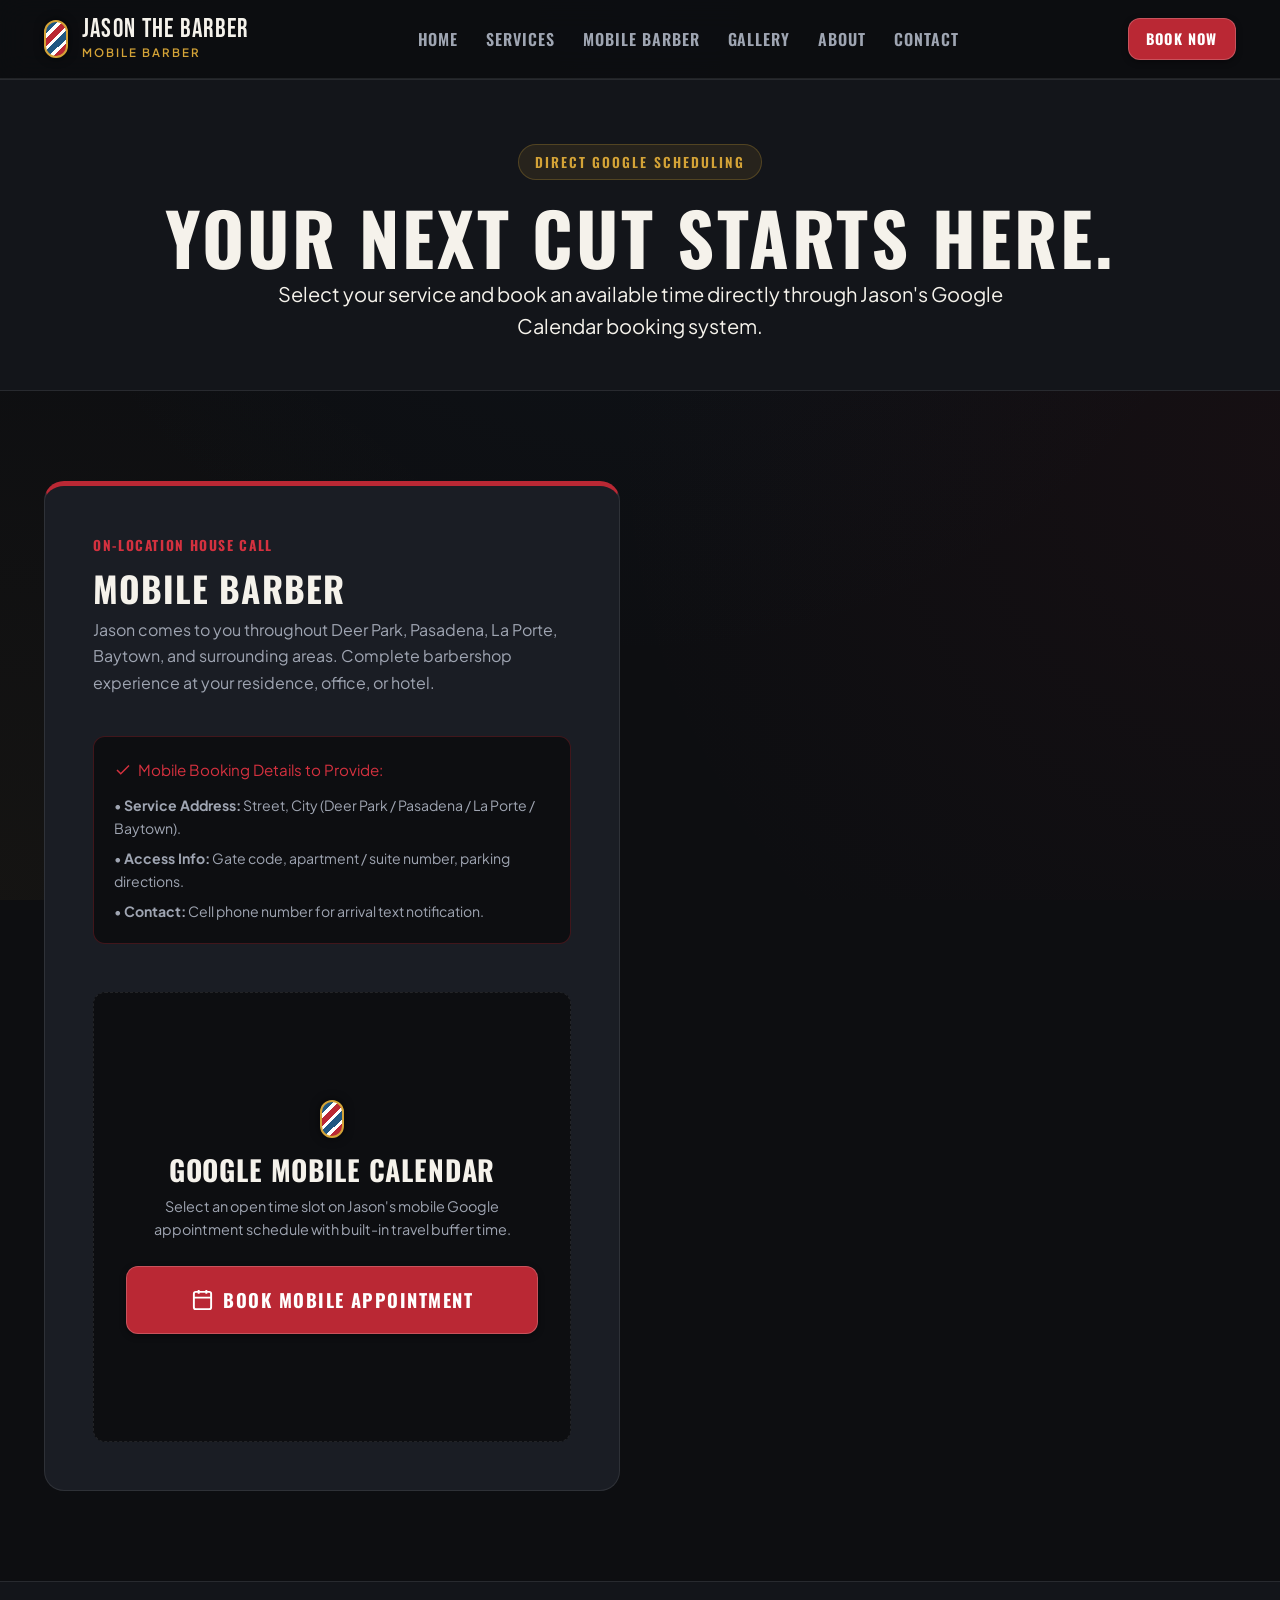
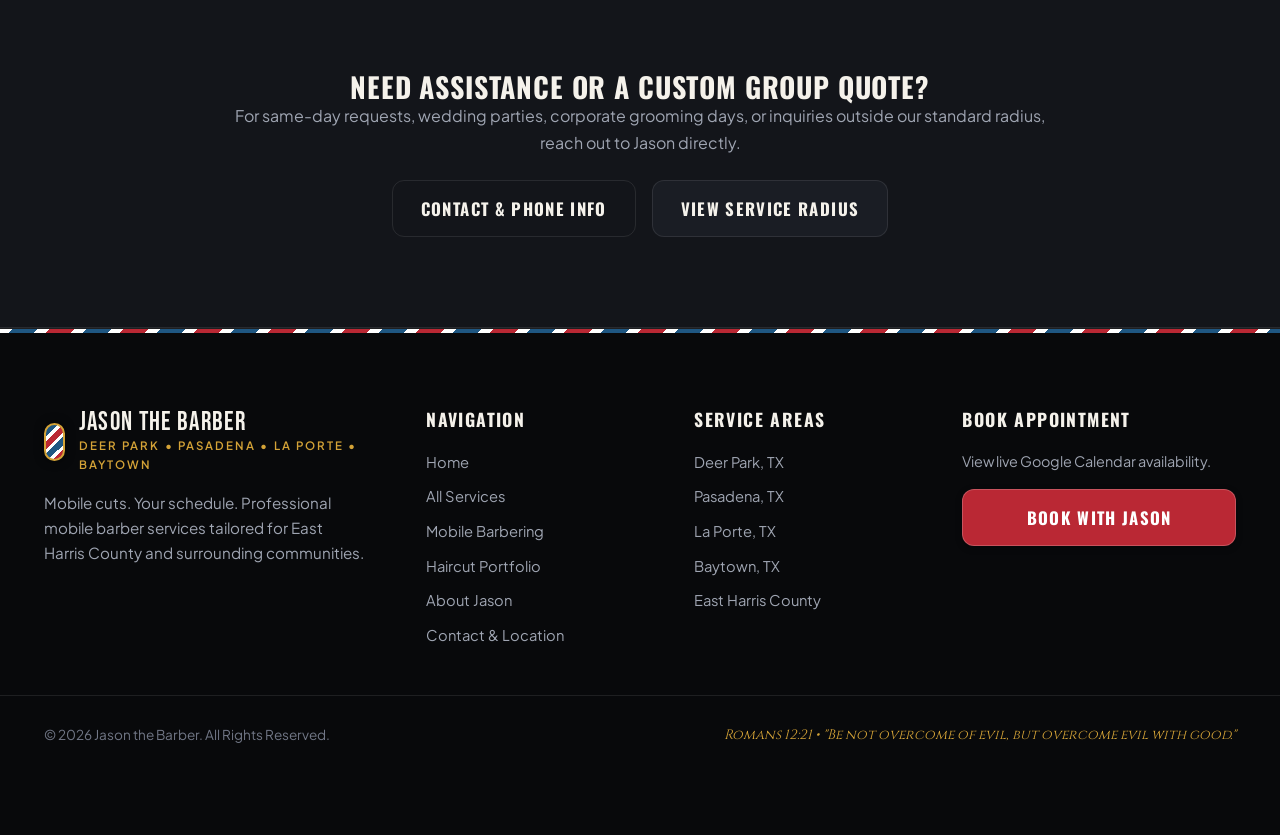
<file: book/index.html>
<!DOCTYPE html>
<html lang="en">
<head>
  <meta charset="UTF-8">
  <meta name="viewport" content="width=device-width, initial-scale=1.0">
  <title>Book Appointment | Jason the Barber (Mobile Barber)</title>
  <meta name="description" content="Book your mobile barber house call directly with Jason the Barber via Google Calendar Appointment Scheduling. Serving Deer Park, Pasadena, La Porte, and Baytown.">
  <link rel="canonical" href="https://jasonthebarbertx.com/book/">

  <!-- Open Graph -->
  <meta property="og:type" content="website">
  <meta property="og:url" content="https://jasonthebarbertx.com/book/">
  <meta property="og:title" content="Book Appointment | Jason the Barber">
  <meta property="og:description" content="Book your mobile house call. Real-time Google Calendar scheduling.">
  <meta property="og:image" content="https://images.unsplash.com/photo-1503951914875-452162b0f3f1?q=80&w=1200&auto=format&fit=crop">

  <!-- Google Fonts -->
  <link rel="preconnect" href="https://fonts.googleapis.com">
  <link rel="preconnect" href="https://fonts.gstatic.com" crossorigin>
  <link href="https://fonts.googleapis.com/css2?family=Bebas+Neue&family=Cinzel:wght@500;700&family=Oswald:wght@500;600;700&family=Plus+Jakarta+Sans:wght@400;500;600;700&display=swap" rel="stylesheet">
  
  <!-- Stylesheets -->
  <link rel="stylesheet" href="../assets/css/styles.css">
</head>
<body>

  <!-- Site Header -->
  <header class="site-header" id="siteHeader">
    <div class="container nav-container">
      <a href="../" class="brand-logo" id="bookBrandLogo">
        <div class="barber-pole-icon" aria-hidden="true"></div>
        <div class="brand-logo-text">
          <span class="brand-name">JASON THE BARBER</span>
          <span class="brand-tagline">MOBILE BARBER</span>
        </div>
      </a>

      <nav class="nav-menu" aria-label="Main Navigation">
        <a href="../" class="nav-link">Home</a>
        <a href="../services/" class="nav-link">Services</a>
        <a href="../mobile-barber/" class="nav-link">Mobile Barber</a>
        <a href="../gallery/" class="nav-link">Gallery</a>
        <a href="../about/" class="nav-link">About</a>
        <a href="../contact/" class="nav-link">Contact</a>
      </nav>

      <div class="nav-actions">
        <a href="#mobile" class="btn btn-primary btn-sm btn-header-cta">
          BOOK NOW
        </a>
        <button class="mobile-menu-toggle" id="mobileMenuToggle" aria-label="Toggle navigation menu" aria-expanded="false">
          <svg viewBox="0 0 24 24" fill="none" stroke="currentColor" stroke-width="2"><line x1="3" y1="12" x2="21" y2="12"></line><line x1="3" y1="6" x2="21" y2="6"></line><line x1="3" y1="18" x2="21" y2="18"></line></svg>
        </button>
      </div>
    </div>
  </header>

  <!-- Mobile Drawer -->
  <div class="mobile-nav-drawer" id="mobileNavDrawer" aria-label="Mobile Navigation">
    <a href="../" class="mobile-nav-link">Home</a>
    <a href="../services/" class="mobile-nav-link">Services</a>
    <a href="../mobile-barber/" class="mobile-nav-link">Mobile Barber</a>
    <a href="../gallery/" class="mobile-nav-link">Gallery</a>
    <a href="../about/" class="mobile-nav-link">About</a>
    <a href="../contact/" class="mobile-nav-link">Contact</a>
    <div style="margin-top: 1.5rem; display: flex; flex-direction: column; gap: 0.75rem;">
      <a href="#mobile" class="btn btn-primary btn-block">BOOK APPOINTMENT</a>
    </div>
  </div>

  <!-- Sticky Mobile Conversion Bar -->
  <div class="mobile-conversion-bar" id="mobileConversionBar" aria-label="Quick Actions">
    <div class="mobile-conversion-grid">
      <a href="../contact/" class="mobile-bar-btn" id="mobileBarCallBtn">
        <svg viewBox="0 0 24 24" fill="none" stroke="currentColor" stroke-width="2"><path d="M22 16.92v3a2 2 0 0 1-2.18 2 19.79 19.79 0 0 1-8.63-3.07 19.5 19.5 0 0 1-6-6 19.79 19.79 0 0 1-3.07-8.67A2 2 0 0 1 4.11 2h3a2 2 0 0 1 2 1.72 12.84 12.84 0 0 0 .7 2.81 2 2 0 0 1-.45 2.11L8.09 9.91a16 16 0 0 0 6 6l1.27-1.27a2 2 0 0 1 2.11-.45 12.84 12.84 0 0 0 2.81.7A2 2 0 0 1 22 16.92z"></path></svg>
        CALL
      </a>
      <a href="../contact/#directions" class="mobile-bar-btn" id="mobileBarDirectionsBtn">
        <svg viewBox="0 0 24 24" fill="none" stroke="currentColor" stroke-width="2"><polygon points="3 11 22 2 13 21 11 13 3 11"></polygon></svg>
        DIRECTIONS
      </a>
      <a href="#mobile" class="mobile-bar-btn btn-book-action" id="mobileBarBookBtn">
        <svg viewBox="0 0 24 24" fill="none" stroke="currentColor" stroke-width="2"><rect x="3" y="4" width="18" height="18" rx="2" ry="2"></rect><line x1="16" y1="2" x2="16" y2="6"></line><line x1="8" y1="2" x2="8" y2="6"></line><line x1="3" y1="10" x2="21" y2="10"></line></svg>
        BOOK NOW
      </a>
    </div>
  </div>

  <main>
    <!-- Booking Page Header -->
    <section class="section-alt" style="padding: 4rem 0 3rem 0;">
      <div class="container" style="text-align: center;">
        <div class="section-badge">Direct Google Scheduling</div>
        <h1>YOUR NEXT CUT STARTS HERE.</h1>
        <p class="lead" style="max-width: 750px; margin: 0 auto;">
          Select your service and book an available time directly through Jason's Google Calendar booking system.
        </p>
      </div>
    </section>

    <!-- Dual Choice Booking Blocks -->
    <section class="section" id="bookingOptions">
      <div class="container">
        
        <div class="booking-choice-grid">
          


          <!-- Block 2: MOBILE APPOINTMENT -->
          <div class="booking-card mobile-card" id="mobile">
            <span class="feature-tag" style="color: var(--color-red-hover);">On-Location House Call</span>
            <h2 style="font-size: 2.2rem; margin-bottom: 0.5rem;">MOBILE BARBER</h2>
            <p>
              Jason comes to you throughout Deer Park, Pasadena, La Porte, Baytown, and surrounding areas. Complete barbershop experience at your residence, office, or hotel.
            </p>

            <div class="booking-checklist" style="border-color: rgba(186, 40, 52, 0.3);">
              <div class="booking-checklist-title" style="color: var(--color-red-hover);">
                <svg viewBox="0 0 24 24" fill="none" stroke="currentColor" stroke-width="2" style="width: 18px; height: 18px;"><polyline points="20 6 9 17 4 12"></polyline></svg>
                Mobile Booking Details to Provide:
              </div>
              <ul style="font-size: 0.88rem; color: var(--color-text-muted); display: flex; flex-direction: column; gap: 0.4rem;">
                <li>• <strong>Service Address:</strong> Street, City (Deer Park / Pasadena / La Porte / Baytown).</li>
                <li>• <strong>Access Info:</strong> Gate code, apartment / suite number, parking directions.</li>
                <li>• <strong>Contact:</strong> Cell phone number for arrival text notification.</li>
              </ul>
            </div>

            <!-- GOOGLE MOBILE APPOINTMENT SCHEDULING EMBED -->
            <div class="booking-embed-container" id="googleMobileEmbedArea">
              <!-- If an iframe embed is provided, it renders here. Fallback button below: -->
              <div class="barber-pole-icon" style="margin-bottom: 1rem;" aria-hidden="true"></div>
              <h3 style="margin-bottom: 0.5rem;">GOOGLE MOBILE CALENDAR</h3>
              <p style="font-size: 0.9rem; max-width: 380px; margin-bottom: 1.5rem;">
                Select an open time slot on Jason's mobile Google appointment schedule with built-in travel buffer time.
              </p>
              <a href="https://calendar.google.com" target="_blank" rel="noopener noreferrer" class="btn btn-primary btn-lg btn-block" id="mobileCalendarDirectBtn">
                <svg class="btn-icon" viewBox="0 0 24 24" fill="none" stroke="currentColor" stroke-width="2"><rect x="3" y="4" width="18" height="18" rx="2" ry="2"></rect><line x1="16" y1="2" x2="16" y2="6"></line><line x1="8" y1="2" x2="8" y2="6"></line><line x1="3" y1="10" x2="21" y2="10"></line></svg>
                BOOK MOBILE APPOINTMENT
              </a>
            </div>
          </div>

        </div>

      </div>
    </section>

    <!-- Need Immediate Assistance / Questions -->
    <section class="section section-alt" id="bookingAssistance">
      <div class="container container-narrow" style="text-align: center;">
        <h3>NEED ASSISTANCE OR A CUSTOM GROUP QUOTE?</h3>
        <p style="margin-bottom: 1.5rem;">
          For same-day requests, wedding parties, corporate grooming days, or inquiries outside our standard radius, reach out to Jason directly.
        </p>
        <div style="display: flex; gap: 1rem; justify-content: center; flex-wrap: wrap;">
          <a href="../contact/" class="btn btn-outline">CONTACT & PHONE INFO</a>
          <a href="../mobile-barber/" class="btn btn-secondary">VIEW SERVICE RADIUS</a>
        </div>
      </div>
    </section>
  </main>

  <!-- Global Footer -->
  <footer class="site-footer" id="siteFooter">
    <div class="barber-stripe-bar" aria-hidden="true"></div>
    <div class="footer-top">
      <div class="container">
        <div class="footer-grid">
          <div>
            <div class="brand-logo" style="margin-bottom: 1rem;">
              <div class="barber-pole-icon" aria-hidden="true"></div>
              <div class="brand-logo-text">
                <span class="brand-name">JASON THE BARBER</span>
                <span class="brand-tagline">DEER PARK • PASADENA • LA PORTE • BAYTOWN</span>
              </div>
            </div>
            <p class="footer-brand-desc">
              Mobile cuts. Your schedule. Professional mobile barber services tailored for East Harris County and surrounding communities.
            </p>
          </div>

          <div>
            <h4 class="footer-heading">Navigation</h4>
            <div class="footer-links">
              <a href="../">Home</a>
              <a href="../services/">All Services</a>
              <a href="../mobile-barber/">Mobile Barbering</a>
              <a href="../gallery/">Haircut Portfolio</a>
              <a href="../about/">About Jason</a>
              <a href="../contact/">Contact & Location</a>
            </div>
          </div>

          <div>
            <h4 class="footer-heading">Service Areas</h4>
            <div class="footer-links">
              <a href="../mobile-barber/#deer-park">Deer Park, TX</a>
              <a href="../mobile-barber/#pasadena">Pasadena, TX</a>
              <a href="../mobile-barber/#la-porte">La Porte, TX</a>
              <a href="../mobile-barber/#baytown">Baytown, TX</a>
              <a href="../mobile-barber/">East Harris County</a>
            </div>
          </div>

          <div>
            <h4 class="footer-heading">Book Appointment</h4>
            <p style="font-size: 0.9rem; color: var(--color-text-muted); margin-bottom: 1rem;">
              View live Google Calendar availability.
            </p>
            <a href="#mobile" class="btn btn-primary btn-block">BOOK WITH JASON</a>
          </div>
        </div>
      </div>
    </div>

    <div class="footer-bottom">
      <div class="container footer-bottom-flex">
        <div>&copy; <span class="current-year">2026</span> Jason the Barber. All Rights Reserved.</div>
        <div style="font-family: var(--font-serif); font-style: italic; color: var(--color-gold);">
          Romans 12:21 • "Be not overcome of evil, but overcome evil with good."
        </div>
      </div>
    </div>
  </footer>

  <script src="../assets/js/main.js"></script>
</body>
</html>
</file>
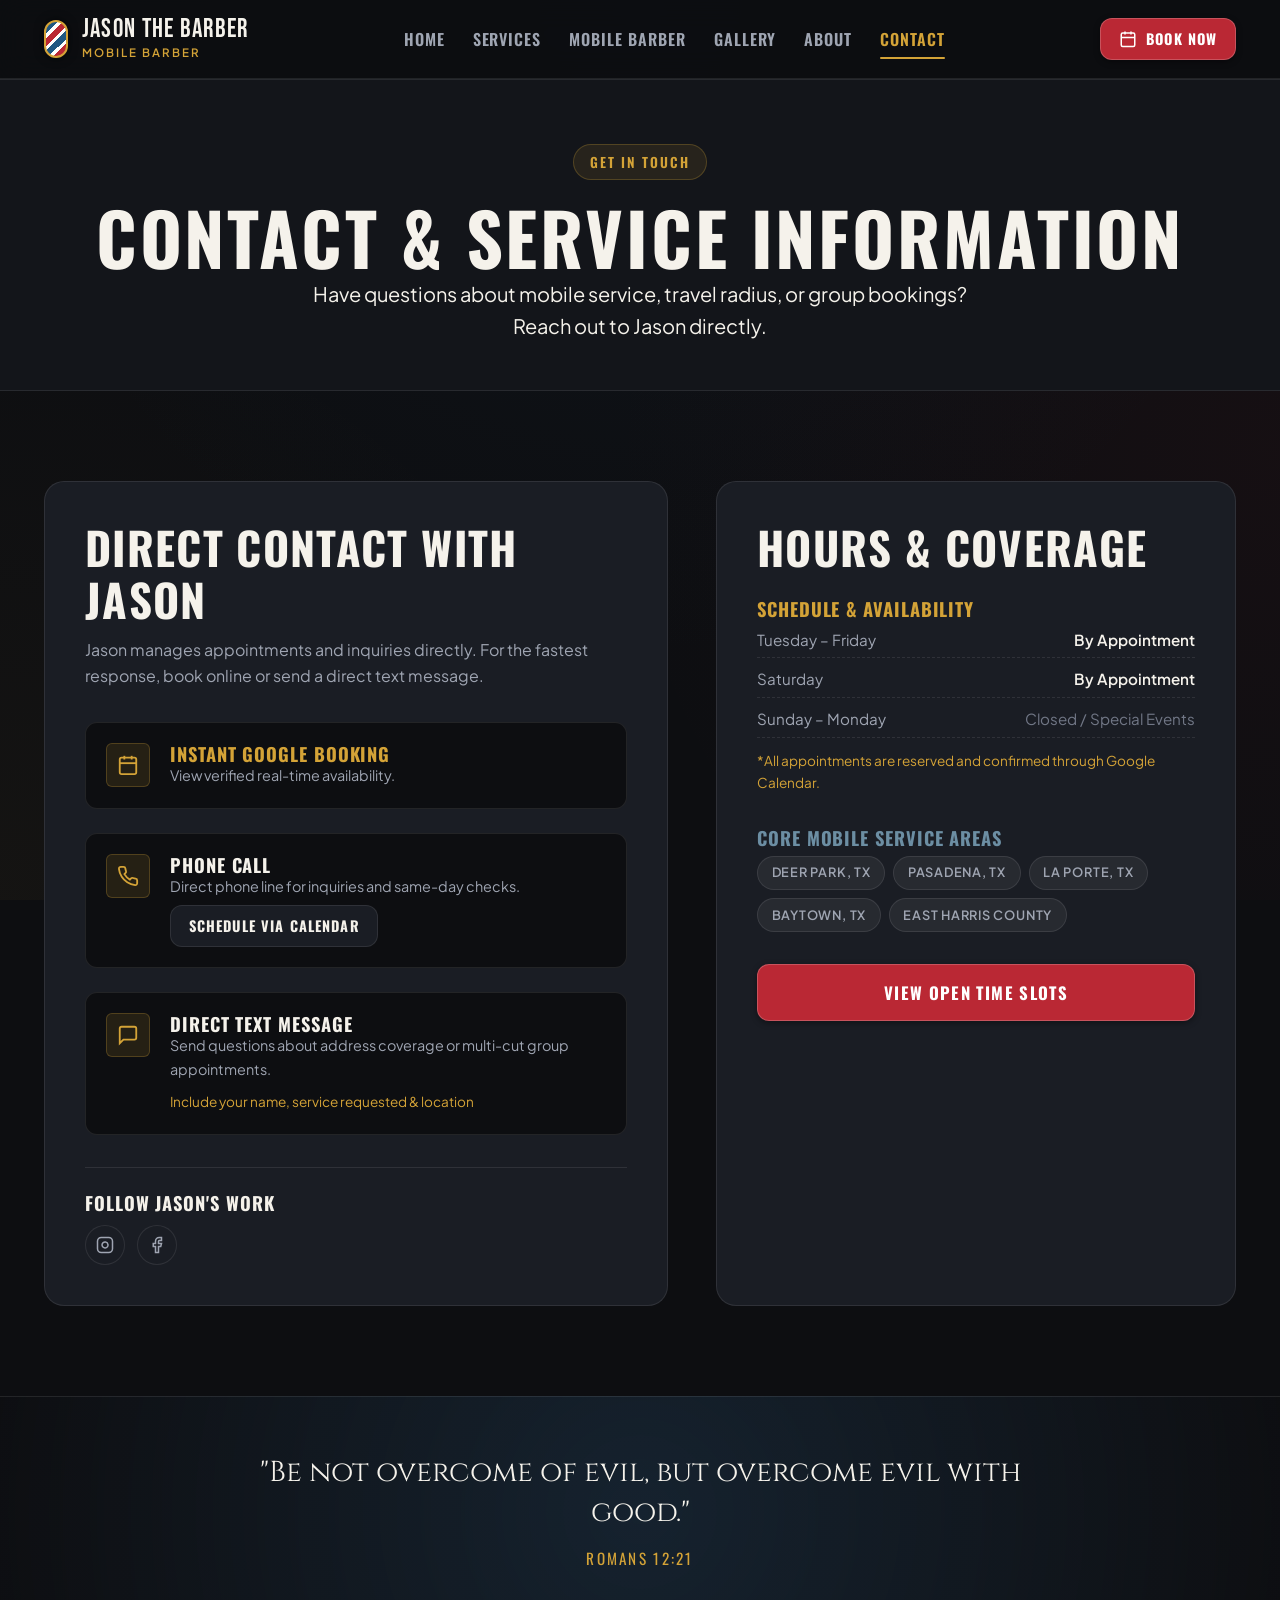
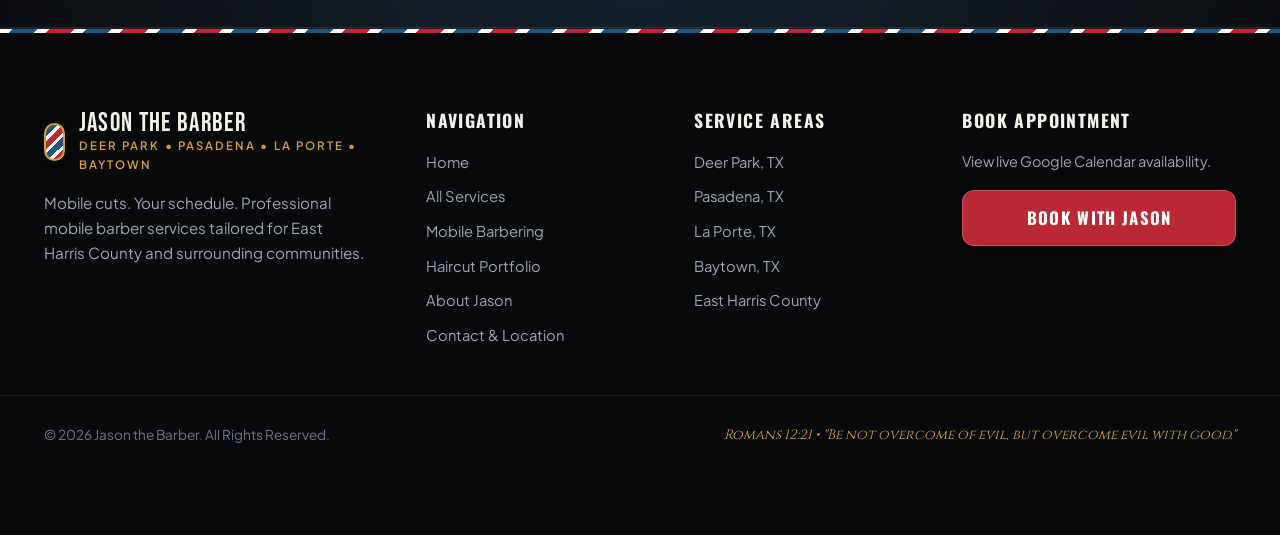
<file: contact/index.html>
<!DOCTYPE html>
<html lang="en">
<head>
  <meta charset="UTF-8">
  <meta name="viewport" content="width=device-width, initial-scale=1.0">
  <title>Contact & Location | Jason the Barber (Deer Park, Pasadena, La Porte, Baytown TX)</title>
  <meta name="description" content="Get in touch with Jason the Barber. Mobile coverage areas, phone, text, and Google booking for Deer Park, Pasadena, La Porte, and Baytown.">
  <link rel="canonical" href="https://jasonthebarbertx.com/contact/">

  <!-- Open Graph -->
  <meta property="og:type" content="website">
  <meta property="og:url" content="https://jasonthebarbertx.com/contact/">
  <meta property="og:title" content="Contact & Location | Jason the Barber">
  <meta property="og:description" content="Reach out to Jason for mobile barber house calls in East Harris County.">
  <meta property="og:image" content="https://images.unsplash.com/photo-1503951914875-452162b0f3f1?q=80&w=1200&auto=format&fit=crop">

  <!-- Google Fonts -->
  <link rel="preconnect" href="https://fonts.googleapis.com">
  <link rel="preconnect" href="https://fonts.gstatic.com" crossorigin>
  <link href="https://fonts.googleapis.com/css2?family=Bebas+Neue&family=Cinzel:wght@500;700&family=Oswald:wght@500;600;700&family=Plus+Jakarta+Sans:wght@400;500;600;700&display=swap" rel="stylesheet">
  
  <!-- Stylesheets -->
  <link rel="stylesheet" href="../assets/css/styles.css">

  <!-- Schema.org ContactPoint -->
  <script type="application/ld+json">
  {
    "@context": "https://schema.org",
    "@type": "HairSalon",
    "name": "Jason the Barber",
    "areaServed": ["Deer Park, TX", "Pasadena, TX", "La Porte, TX", "Baytown, TX"],
    "address": {
      "@type": "PostalAddress",
      "addressRegion": "TX",
      "addressCountry": "US"
    }
  }
  </script>
</head>
<body>

  <!-- Site Header -->
  <header class="site-header" id="siteHeader">
    <div class="container nav-container">
      <a href="../" class="brand-logo" id="contactBrandLogo">
        <div class="barber-pole-icon" aria-hidden="true"></div>
        <div class="brand-logo-text">
          <span class="brand-name">JASON THE BARBER</span>
          <span class="brand-tagline">MOBILE BARBER</span>
        </div>
      </a>

      <nav class="nav-menu" aria-label="Main Navigation">
        <a href="../" class="nav-link">Home</a>
        <a href="../services/" class="nav-link">Services</a>
        <a href="../mobile-barber/" class="nav-link">Mobile Barber</a>
        <a href="../gallery/" class="nav-link">Gallery</a>
        <a href="../about/" class="nav-link">About</a>
        <a href="./" class="nav-link active">Contact</a>
      </nav>

      <div class="nav-actions">
        <a href="../book/" class="btn btn-primary btn-sm btn-header-cta" id="headerBookNavBtn">
          <svg class="btn-icon" viewBox="0 0 24 24" fill="none" stroke="currentColor" stroke-width="2"><rect x="3" y="4" width="18" height="18" rx="2" ry="2"></rect><line x1="16" y1="2" x2="16" y2="6"></line><line x1="8" y1="2" x2="8" y2="6"></line><line x1="3" y1="10" x2="21" y2="10"></line></svg>
          BOOK NOW
        </a>
        <button class="mobile-menu-toggle" id="mobileMenuToggle" aria-label="Toggle navigation menu" aria-expanded="false">
          <svg viewBox="0 0 24 24" fill="none" stroke="currentColor" stroke-width="2"><line x1="3" y1="12" x2="21" y2="12"></line><line x1="3" y1="6" x2="21" y2="6"></line><line x1="3" y1="18" x2="21" y2="18"></line></svg>
        </button>
      </div>
    </div>
  </header>

  <!-- Mobile Drawer -->
  <div class="mobile-nav-drawer" id="mobileNavDrawer" aria-label="Mobile Navigation">
    <a href="../" class="mobile-nav-link">Home</a>
    <a href="../services/" class="mobile-nav-link">Services</a>
    <a href="../mobile-barber/" class="mobile-nav-link">Mobile Barber</a>
    <a href="../gallery/" class="mobile-nav-link">Gallery</a>
    <a href="../about/" class="mobile-nav-link">About</a>
    <a href="./" class="mobile-nav-link active">Contact</a>
    <div style="margin-top: 1.5rem; display: flex; flex-direction: column; gap: 0.75rem;">
      <a href="../book/" class="btn btn-primary btn-block">BOOK APPOINTMENT</a>
    </div>
  </div>

  <!-- Sticky Mobile Conversion Bar -->
  <div class="mobile-conversion-bar" id="mobileConversionBar" aria-label="Quick Actions">
    <div class="mobile-conversion-grid">
      <a href="#direct-contact" class="mobile-bar-btn" id="mobileBarCallBtn">
        <svg viewBox="0 0 24 24" fill="none" stroke="currentColor" stroke-width="2"><path d="M22 16.92v3a2 2 0 0 1-2.18 2 19.79 19.79 0 0 1-8.63-3.07 19.5 19.5 0 0 1-6-6 19.79 19.79 0 0 1-3.07-8.67A2 2 0 0 1 4.11 2h3a2 2 0 0 1 2 1.72 12.84 12.84 0 0 0 .7 2.81 2 2 0 0 1-.45 2.11L8.09 9.91a16 16 0 0 0 6 6l1.27-1.27a2 2 0 0 1 2.11-.45 12.84 12.84 0 0 0 2.81.7A2 2 0 0 1 22 16.92z"></path></svg>
        CALL
      </a>
      <a href="#directions" class="mobile-bar-btn" id="mobileBarDirectionsBtn">
        <svg viewBox="0 0 24 24" fill="none" stroke="currentColor" stroke-width="2"><polygon points="3 11 22 2 13 21 11 13 3 11"></polygon></svg>
        DIRECTIONS
      </a>
      <a href="../book/" class="mobile-bar-btn btn-book-action" id="mobileBarBookBtn">
        <svg viewBox="0 0 24 24" fill="none" stroke="currentColor" stroke-width="2"><rect x="3" y="4" width="18" height="18" rx="2" ry="2"></rect><line x1="16" y1="2" x2="16" y2="6"></line><line x1="8" y1="2" x2="8" y2="6"></line><line x1="3" y1="10" x2="21" y2="10"></line></svg>
        BOOK NOW
      </a>
    </div>
  </div>

  <main>
    <!-- Contact Page Header -->
    <section class="section-alt" style="padding: 4rem 0 3rem 0;">
      <div class="container" style="text-align: center;">
        <div class="section-badge">Get in Touch</div>
        <h1>CONTACT & SERVICE INFORMATION</h1>
        <p class="lead" style="max-width: 700px; margin: 0 auto;">
          Have questions about mobile service, travel radius, or group bookings? Reach out to Jason directly.
        </p>
      </div>
    </section>

    <!-- Contact Grid -->
    <section class="section" id="direct-contact">
      <div class="container">
        
        <div class="contact-grid">
          
          <!-- Contact Details Card -->
          <div class="contact-info-card">
            <h2>DIRECT CONTACT WITH JASON</h2>
            <p>
              Jason manages appointments and inquiries directly. For the fastest response, book online or send a direct text message.
            </p>

            <div class="contact-channel-list">
              
              <!-- Online Booking Direct -->
              <a href="../book/" class="contact-channel" id="contactChannelBooking">
                <div class="contact-icon-box">
                  <svg viewBox="0 0 24 24" fill="none" stroke="currentColor" stroke-width="2"><rect x="3" y="4" width="18" height="18" rx="2" ry="2"></rect><line x1="16" y1="2" x2="16" y2="6"></line><line x1="8" y1="2" x2="8" y2="6"></line><line x1="3" y1="10" x2="21" y2="10"></line></svg>
                </div>
                <div>
                  <h4 style="color: var(--color-gold);">Instant Google Booking</h4>
                  <p style="font-size: 0.9rem; margin-bottom: 0;">View verified real-time availability.</p>
                </div>
              </a>

              <!-- Call Channel (Configurable via JSON variables) -->
              <div class="contact-channel" id="contactChannelPhone">
                <div class="contact-icon-box">
                  <svg viewBox="0 0 24 24" fill="none" stroke="currentColor" stroke-width="2"><path d="M22 16.92v3a2 2 0 0 1-2.18 2 19.79 19.79 0 0 1-8.63-3.07 19.5 19.5 0 0 1-6-6 19.79 19.79 0 0 1-3.07-8.67A2 2 0 0 1 4.11 2h3a2 2 0 0 1 2 1.72 12.84 12.84 0 0 0 .7 2.81 2 2 0 0 1-.45 2.11L8.09 9.91a16 16 0 0 0 6 6l1.27-1.27a2 2 0 0 1 2.11-.45 12.84 12.84 0 0 0 2.81.7A2 2 0 0 1 22 16.92z"></path></svg>
                </div>
                <div>
                  <h4>Phone Call</h4>
                  <p style="font-size: 0.9rem; margin-bottom: 0.4rem;">Direct phone line for inquiries and same-day checks.</p>
                  <a href="../book/" class="btn btn-secondary btn-sm" style="display: inline-flex;">Schedule via Calendar</a>
                </div>
              </div>

              <!-- Text Message Channel -->
              <div class="contact-channel" id="contactChannelText">
                <div class="contact-icon-box">
                  <svg viewBox="0 0 24 24" fill="none" stroke="currentColor" stroke-width="2"><path d="M21 15a2 2 0 0 1-2 2H7l-4 4V5a2 2 0 0 1 2-2h14a2 2 0 0 1 2 2z"></path></svg>
                </div>
                <div>
                  <h4>Direct Text Message</h4>
                  <p style="font-size: 0.9rem; margin-bottom: 0.4rem;">Send questions about address coverage or multi-cut group appointments.</p>
                  <span style="font-size: 0.85rem; color: var(--color-gold);">Include your name, service requested & location</span>
                </div>
              </div>

            </div>

            <!-- Social Links -->
            <div style="padding-top: 1.5rem; border-top: 1px solid var(--color-border);">
              <h4 style="margin-bottom: 0.75rem;">Follow Jason's Work</h4>
              <div class="footer-social-links">
                <a href="https://instagram.com" target="_blank" rel="noopener noreferrer" class="social-link-btn" aria-label="Instagram Profile">
                  <svg viewBox="0 0 24 24" fill="none" stroke="currentColor" stroke-width="2"><rect x="2" y="2" width="20" height="20" rx="5" ry="5"></rect><path d="M16 11.37A4 4 0 1 1 12.63 8 4 4 0 0 1 16 11.37z"></path><line x1="17.5" y1="6.5" x2="17.51" y2="6.5"></line></svg>
                </a>
                <a href="https://facebook.com" target="_blank" rel="noopener noreferrer" class="social-link-btn" aria-label="Facebook Page">
                  <svg viewBox="0 0 24 24" fill="none" stroke="currentColor" stroke-width="2"><path d="M18 2h-3a5 5 0 0 0-5 5v3H7v4h3v8h4v-8h3l1-4h-4V7a1 1 0 0 1 1-1h3z"></path></svg>
                </a>
              </div>
            </div>
          </div>

          <!-- Hours & Coverage Card -->
          <div class="contact-info-card" id="directions">
            <h2>HOURS & COVERAGE</h2>
            
            <div style="margin: 1.5rem 0;">
              <h4 style="color: var(--color-gold); margin-bottom: 0.5rem;">Schedule & Availability</h4>
              <ul style="display: flex; flex-direction: column; gap: 0.5rem; font-size: 0.95rem; color: var(--color-text-muted);">
                <li style="display: flex; justify-content: space-between; border-bottom: 1px dashed var(--color-border); padding-bottom: 0.35rem;">
                  <span>Tuesday – Friday</span>
                  <span style="color: var(--color-text); font-weight: 600;">By Appointment</span>
                </li>
                <li style="display: flex; justify-content: space-between; border-bottom: 1px dashed var(--color-border); padding-bottom: 0.35rem;">
                  <span>Saturday</span>
                  <span style="color: var(--color-text); font-weight: 600;">By Appointment</span>
                </li>
                <li style="display: flex; justify-content: space-between; border-bottom: 1px dashed var(--color-border); padding-bottom: 0.35rem;">
                  <span>Sunday – Monday</span>
                  <span style="color: var(--color-text-dim);">Closed / Special Events</span>
                </li>
              </ul>
              <p style="font-size: 0.85rem; color: var(--color-gold); margin-top: 0.75rem;">
                *All appointments are reserved and confirmed through Google Calendar.
              </p>
            </div>

            <div style="margin: 2rem 0 1rem 0;">
              <h4 style="color: var(--color-sky); margin-bottom: 0.5rem;">Core Mobile Service Areas</h4>
              <div style="display: flex; flex-wrap: wrap; gap: 0.5rem;">
                <span class="hero-pill">Deer Park, TX</span>
                <span class="hero-pill">Pasadena, TX</span>
                <span class="hero-pill">La Porte, TX</span>
                <span class="hero-pill">Baytown, TX</span>
                <span class="hero-pill">East Harris County</span>
              </div>
            </div>

            <div style="margin-top: 2rem;">
              <a href="../book/" class="btn btn-primary btn-block">VIEW OPEN TIME SLOTS</a>
            </div>
          </div>

        </div>

      </div>
    </section>

    <!-- Faith Footer Note -->
    <section class="faith-banner">
      <div class="container container-narrow">
        <p class="faith-quote">
          "Be not overcome of evil, but overcome evil with good."
        </p>
        <div class="faith-cite">ROMANS 12:21</div>
      </div>
    </section>
  </main>

  <!-- Global Footer -->
  <footer class="site-footer" id="siteFooter">
    <div class="barber-stripe-bar" aria-hidden="true"></div>
    <div class="footer-top">
      <div class="container">
        <div class="footer-grid">
          <div>
            <div class="brand-logo" style="margin-bottom: 1rem;">
              <div class="barber-pole-icon" aria-hidden="true"></div>
              <div class="brand-logo-text">
                <span class="brand-name">JASON THE BARBER</span>
                <span class="brand-tagline">DEER PARK • PASADENA • LA PORTE • BAYTOWN</span>
              </div>
            </div>
            <p class="footer-brand-desc">
              Mobile cuts. Your schedule. Professional mobile barber services tailored for East Harris County and surrounding communities.
            </p>
          </div>

          <div>
            <h4 class="footer-heading">Navigation</h4>
            <div class="footer-links">
              <a href="../">Home</a>
              <a href="../services/">All Services</a>
              <a href="../mobile-barber/">Mobile Barbering</a>
              <a href="../gallery/">Haircut Portfolio</a>
              <a href="../about/">About Jason</a>
              <a href="./">Contact & Location</a>
            </div>
          </div>

          <div>
            <h4 class="footer-heading">Service Areas</h4>
            <div class="footer-links">
              <a href="../mobile-barber/#deer-park">Deer Park, TX</a>
              <a href="../mobile-barber/#pasadena">Pasadena, TX</a>
              <a href="../mobile-barber/#la-porte">La Porte, TX</a>
              <a href="../mobile-barber/#baytown">Baytown, TX</a>
              <a href="../mobile-barber/">East Harris County</a>
            </div>
          </div>

          <div>
            <h4 class="footer-heading">Book Appointment</h4>
            <p style="font-size: 0.9rem; color: var(--color-text-muted); margin-bottom: 1rem;">
              View live Google Calendar availability.
            </p>
            <a href="../book/" class="btn btn-primary btn-block">BOOK WITH JASON</a>
          </div>
        </div>
      </div>
    </div>

    <div class="footer-bottom">
      <div class="container footer-bottom-flex">
        <div>&copy; <span class="current-year">2026</span> Jason the Barber. All Rights Reserved.</div>
        <div style="font-family: var(--font-serif); font-style: italic; color: var(--color-gold);">
          Romans 12:21 • "Be not overcome of evil, but overcome evil with good."
        </div>
      </div>
    </div>
  </footer>

  <script src="../assets/js/main.js"></script>
</body>
</html>
</file>
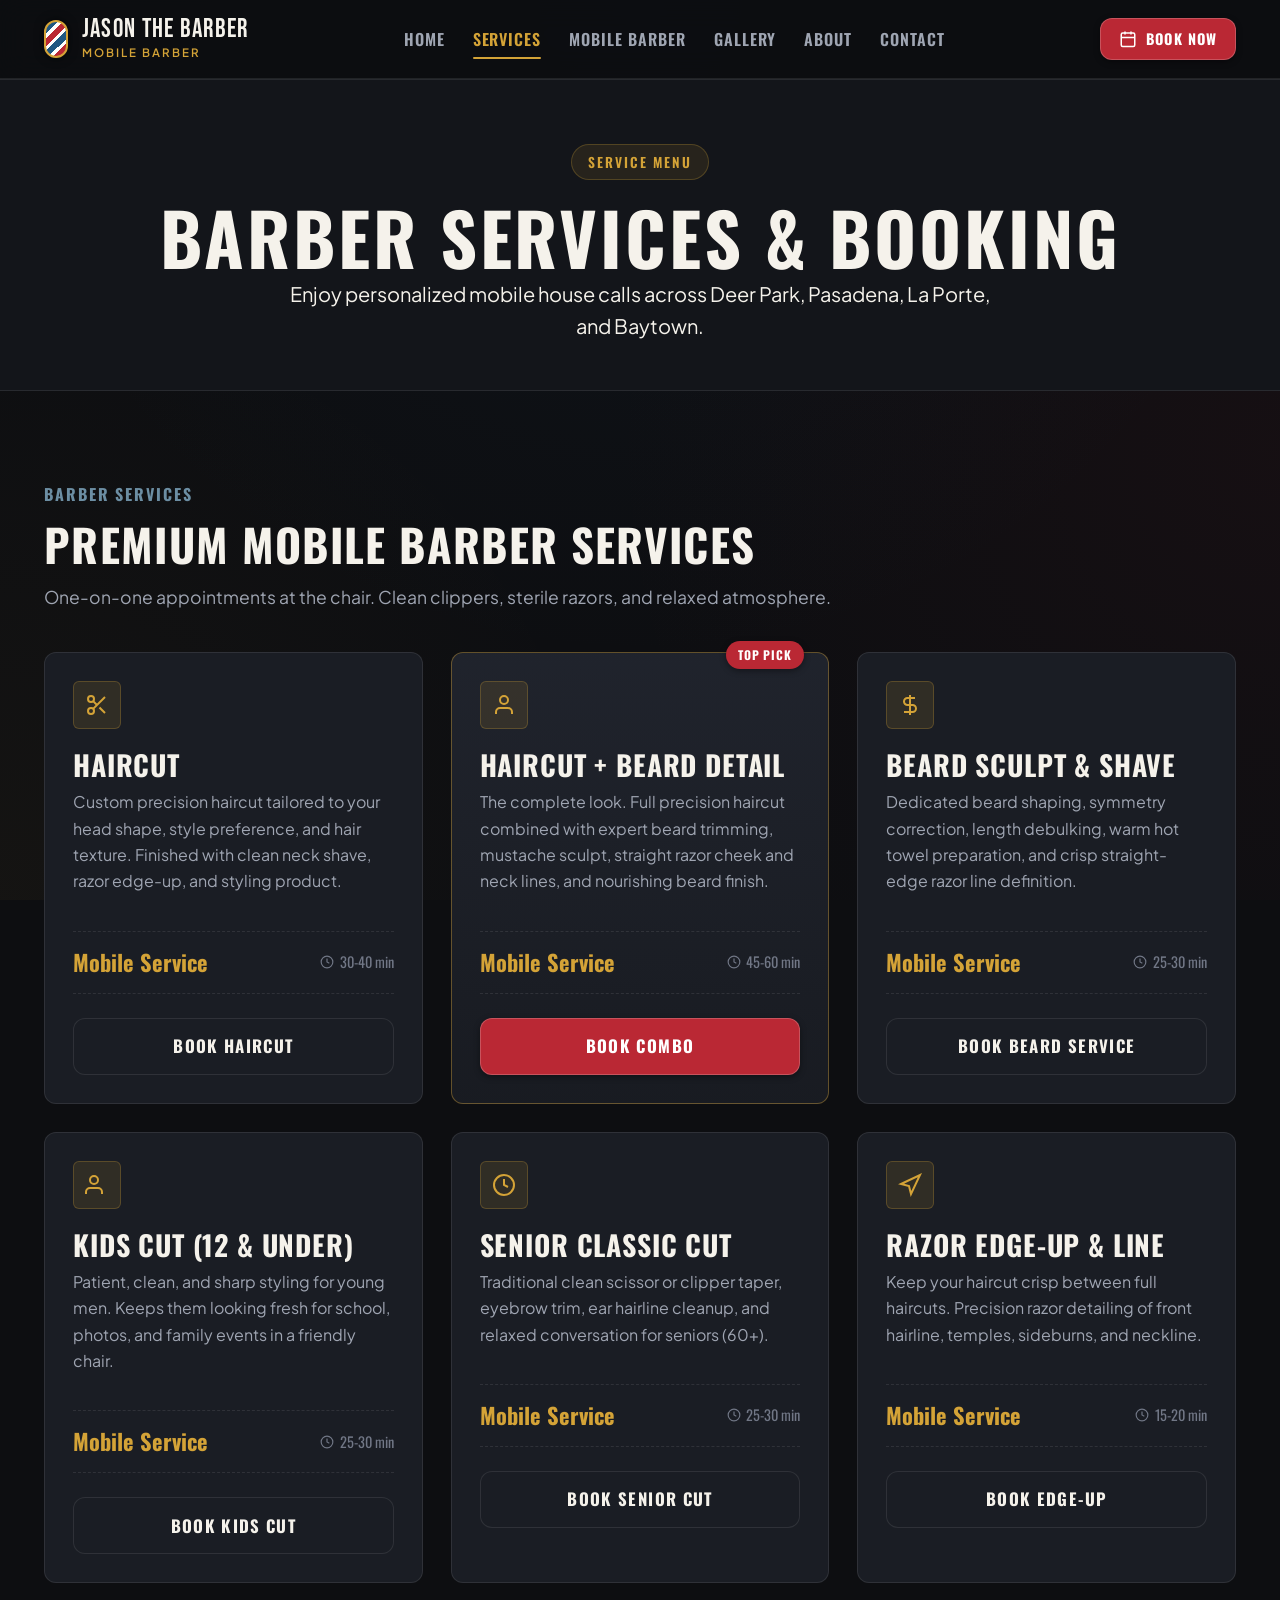
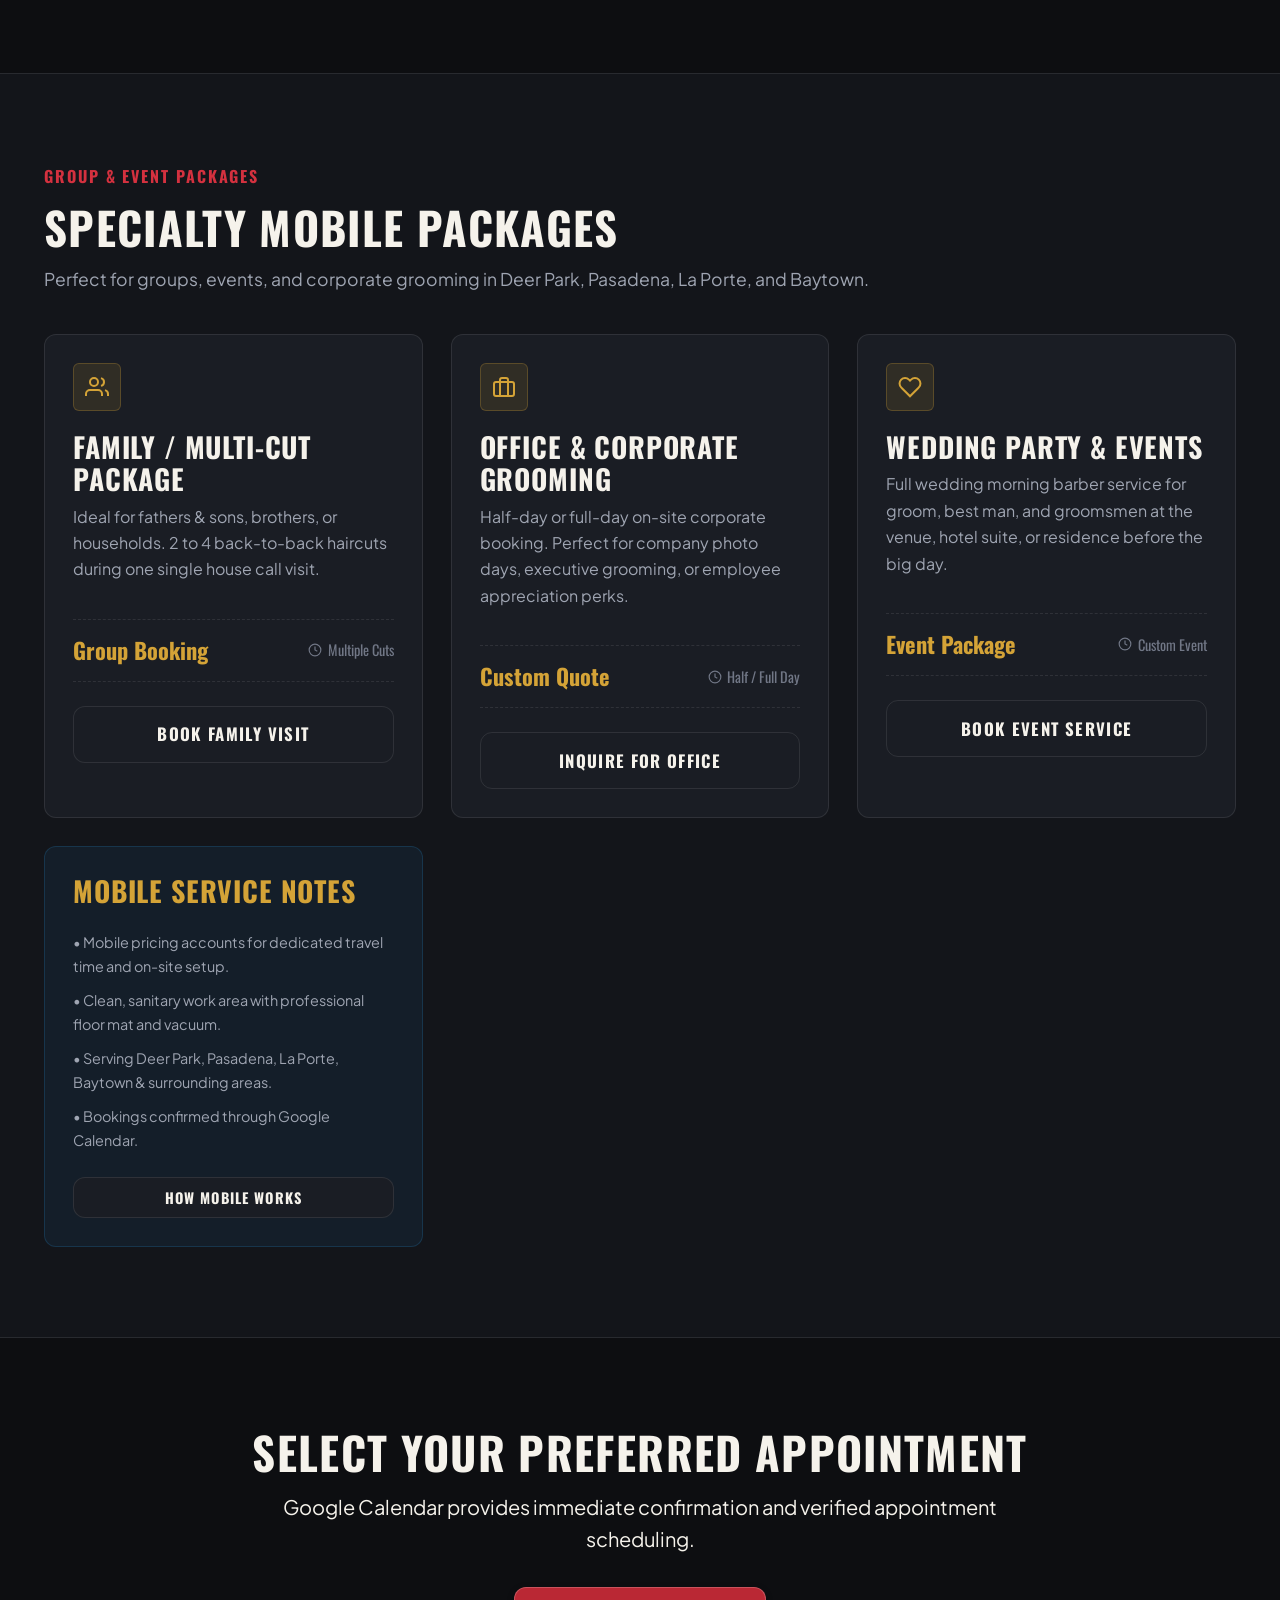
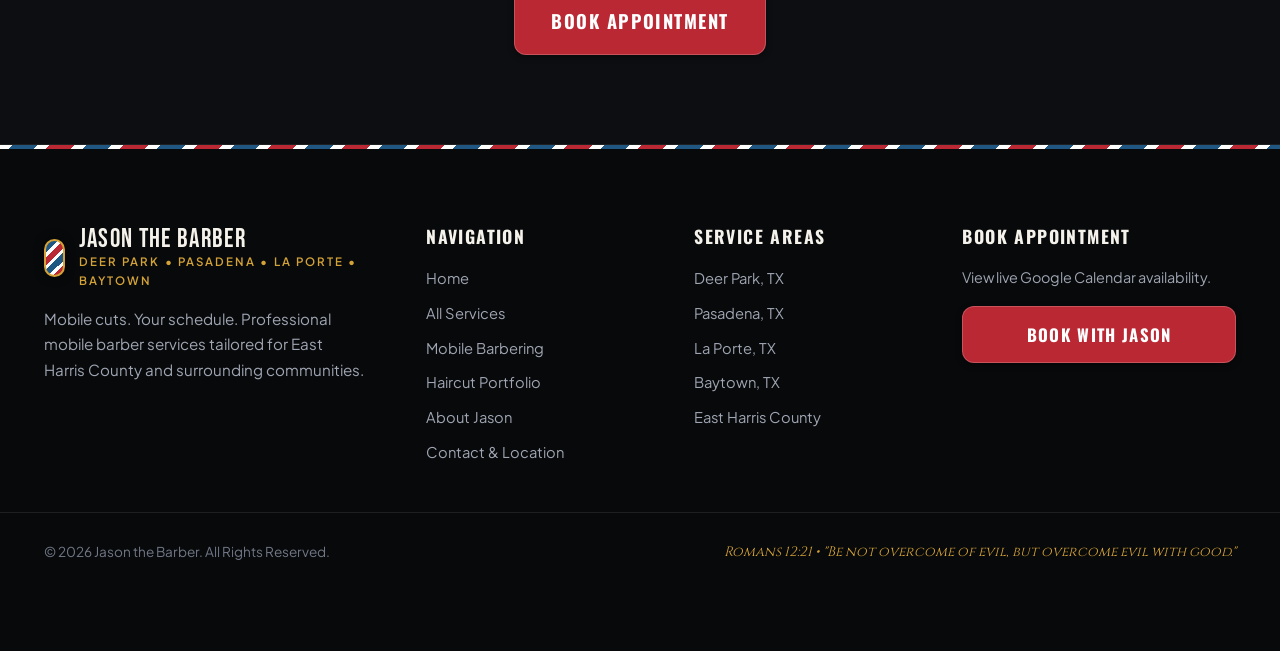
<file: services/index.html>
<!DOCTYPE html>
<html lang="en">
<head>
  <meta charset="UTF-8">
  <meta name="viewport" content="width=device-width, initial-scale=1.0">
  <title>Barber Services & Pricing | Jason the Barber (Deer Park, Pasadena, La Porte, Baytown)</title>
  <meta name="description" content="Explore mobile barber services by Jason the Barber. Men's haircuts, beard trims, skin fades, kids cuts, and on-location mobile grooming.">
  <link rel="canonical" href="https://jasonthebarbertx.com/services/">

  <!-- Open Graph -->
  <meta property="og:type" content="website">
  <meta property="og:url" content="https://jasonthebarbertx.com/services/">
  <meta property="og:title" content="Barber Services & Pricing | Jason the Barber">
  <meta property="og:description" content="View complete mobile barber service options. Serving Deer Park, Pasadena, La Porte, and Baytown.">
  <meta property="og:image" content="https://images.unsplash.com/photo-1503951914875-452162b0f3f1?q=80&w=1200&auto=format&fit=crop">

  <!-- Google Fonts -->
  <link rel="preconnect" href="https://fonts.googleapis.com">
  <link rel="preconnect" href="https://fonts.gstatic.com" crossorigin>
  <link href="https://fonts.googleapis.com/css2?family=Bebas+Neue&family=Cinzel:wght@500;700&family=Oswald:wght@500;600;700&family=Plus+Jakarta+Sans:wght@400;500;600;700&display=swap" rel="stylesheet">
  
  <!-- Stylesheets -->
  <link rel="stylesheet" href="../assets/css/styles.css">

  <!-- Schema.org Service Catalog -->
  <script type="application/ld+json">
  {
    "@context": "https://schema.org",
    "@type": "HairSalon",
    "name": "Jason the Barber - Services",
    "url": "https://jasonthebarbertx.com/services/",
    "hasOfferCatalog": {
      "@type": "OfferCatalog",
      "name": "Full Barber Service Menu",
      "itemListElement": [
        {
          "@type": "Offer",
          "itemOffered": {
            "@type": "Service",
            "name": "Men's Haircut",
            "description": "Custom precision haircut, razor edge-up, and styling."
          }
        },
        {
          "@type": "Offer",
          "itemOffered": {
            "@type": "Service",
            "name": "Haircut + Beard Sculpt",
            "description": "Full precision cut combined with beard shaping and hot towel razor finish."
          }
        },
        {
          "@type": "Offer",
          "itemOffered": {
            "@type": "Service",
            "name": "Mobile Haircut House Call",
            "description": "On-location mobile haircut at approved residences, offices, or hotels."
          }
        },
        {
          "@type": "Offer",
          "itemOffered": {
            "@type": "Service",
            "name": "Mobile Family / Group Cuts",
            "description": "Multi-client on-location barber grooming package."
          }
        }
      ]
    }
  }
  </script>
</head>
<body>

  <!-- Site Header -->
  <header class="site-header" id="siteHeader">
    <div class="container nav-container">
      <a href="../" class="brand-logo" id="servicesBrandLogo">
        <div class="barber-pole-icon" aria-hidden="true"></div>
        <div class="brand-logo-text">
          <span class="brand-name">JASON THE BARBER</span>
          <span class="brand-tagline">MOBILE BARBER</span>
        </div>
      </a>

      <nav class="nav-menu" aria-label="Main Navigation">
        <a href="../" class="nav-link">Home</a>
        <a href="./" class="nav-link active">Services</a>
        <a href="../mobile-barber/" class="nav-link">Mobile Barber</a>
        <a href="../gallery/" class="nav-link">Gallery</a>
        <a href="../about/" class="nav-link">About</a>
        <a href="../contact/" class="nav-link">Contact</a>
      </nav>

      <div class="nav-actions">
        <a href="../book/" class="btn btn-primary btn-sm btn-header-cta" id="headerBookNavBtn">
          <svg class="btn-icon" viewBox="0 0 24 24" fill="none" stroke="currentColor" stroke-width="2"><rect x="3" y="4" width="18" height="18" rx="2" ry="2"></rect><line x1="16" y1="2" x2="16" y2="6"></line><line x1="8" y1="2" x2="8" y2="6"></line><line x1="3" y1="10" x2="21" y2="10"></line></svg>
          BOOK NOW
        </a>
        <button class="mobile-menu-toggle" id="mobileMenuToggle" aria-label="Toggle navigation menu" aria-expanded="false">
          <svg viewBox="0 0 24 24" fill="none" stroke="currentColor" stroke-width="2"><line x1="3" y1="12" x2="21" y2="12"></line><line x1="3" y1="6" x2="21" y2="6"></line><line x1="3" y1="18" x2="21" y2="18"></line></svg>
        </button>
      </div>
    </div>
  </header>

  <!-- Mobile Drawer -->
  <div class="mobile-nav-drawer" id="mobileNavDrawer" aria-label="Mobile Navigation">
    <a href="../" class="mobile-nav-link">Home</a>
    <a href="./" class="mobile-nav-link active">Services</a>
    <a href="../mobile-barber/" class="mobile-nav-link">Mobile Barber</a>
    <a href="../gallery/" class="mobile-nav-link">Gallery</a>
    <a href="../about/" class="mobile-nav-link">About</a>
    <a href="../contact/" class="mobile-nav-link">Contact</a>
    <div style="margin-top: 1.5rem; display: flex; flex-direction: column; gap: 0.75rem;">
      <a href="../book/" class="btn btn-primary btn-block">BOOK APPOINTMENT</a>
    </div>
  </div>

  <!-- Sticky Mobile Conversion Bar -->
  <div class="mobile-conversion-bar" id="mobileConversionBar" aria-label="Quick Actions">
    <div class="mobile-conversion-grid">
      <a href="../contact/" class="mobile-bar-btn" id="mobileBarCallBtn">
        <svg viewBox="0 0 24 24" fill="none" stroke="currentColor" stroke-width="2"><path d="M22 16.92v3a2 2 0 0 1-2.18 2 19.79 19.79 0 0 1-8.63-3.07 19.5 19.5 0 0 1-6-6 19.79 19.79 0 0 1-3.07-8.67A2 2 0 0 1 4.11 2h3a2 2 0 0 1 2 1.72 12.84 12.84 0 0 0 .7 2.81 2 2 0 0 1-.45 2.11L8.09 9.91a16 16 0 0 0 6 6l1.27-1.27a2 2 0 0 1 2.11-.45 12.84 12.84 0 0 0 2.81.7A2 2 0 0 1 22 16.92z"></path></svg>
        CALL
      </a>
      <a href="../contact/#directions" class="mobile-bar-btn" id="mobileBarDirectionsBtn">
        <svg viewBox="0 0 24 24" fill="none" stroke="currentColor" stroke-width="2"><polygon points="3 11 22 2 13 21 11 13 3 11"></polygon></svg>
        DIRECTIONS
      </a>
      <a href="../book/" class="mobile-bar-btn btn-book-action" id="mobileBarBookBtn">
        <svg viewBox="0 0 24 24" fill="none" stroke="currentColor" stroke-width="2"><rect x="3" y="4" width="18" height="18" rx="2" ry="2"></rect><line x1="16" y1="2" x2="16" y2="6"></line><line x1="8" y1="2" x2="8" y2="6"></line><line x1="3" y1="10" x2="21" y2="10"></line></svg>
        BOOK NOW
      </a>
    </div>
  </div>

  <main>
    <!-- Page Header Banner -->
    <section class="section-alt" style="padding: 4rem 0 3rem 0;">
      <div class="container text-center" style="text-align: center;">
        <div class="section-badge">Service Menu</div>
        <h1>BARBER SERVICES & BOOKING</h1>
        <p class="lead" style="max-width: 700px; margin: 0 auto;">
          Enjoy personalized mobile house calls across Deer Park, Pasadena, La Porte, and Baytown.
        </p>
      </div>
    </section>

    <!-- SECTION 1: SERVICES -->
    <section class="section" id="servicesSection">
      <div class="container">
        <div class="section-header" style="text-align: left; max-width: 100%; margin-bottom: 2.5rem;">
          <div style="display: flex; align-items: center; gap: 1rem; flex-wrap: wrap;">
            <span class="feature-tag" style="color: var(--color-sky); font-size: 1rem;">Barber Services</span>
          </div>
          <h2>PREMIUM MOBILE BARBER SERVICES</h2>
          <p class="section-subtitle">
            One-on-one appointments at the chair. Clean clippers, sterile razors, and relaxed atmosphere.
          </p>
        </div>

        <div class="grid-3">
          <!-- Service 1: Haircut -->
          <div class="card" id="shopServiceHaircut">
            <div class="card-icon">
              <svg viewBox="0 0 24 24" fill="none" stroke="currentColor" stroke-width="2"><circle cx="6" cy="6" r="3"></circle><circle cx="6" cy="18" r="3"></circle><line x1="20" y1="4" x2="8.12" y2="15.88"></line><line x1="14.47" y1="14.48" x2="20" y2="20"></line><line x1="8.12" y1="8.12" x2="12" y2="12"></line></svg>
            </div>
            <h3 class="card-title">Haircut</h3>
            <p>Custom precision haircut tailored to your head shape, style preference, and hair texture. Finished with clean neck shave, razor edge-up, and styling product.</p>
            <div class="card-meta">
              <span class="card-price">Mobile Service</span>
              <span class="card-duration">
                <svg viewBox="0 0 24 24" fill="none" stroke="currentColor" stroke-width="2"><circle cx="12" cy="12" r="10"></circle><polyline points="12 6 12 12 16 14"></polyline></svg>
                30-40 min
              </span>
            </div>
            <a href="../book/" class="btn btn-secondary btn-block">BOOK HAIRCUT</a>
          </div>

          <!-- Service 2: Haircut + Beard Combo -->
          <div class="card card-highlight" id="shopServiceCombo">
            <div class="card-badge">Top Pick</div>
            <div class="card-icon">
              <svg viewBox="0 0 24 24" fill="none" stroke="currentColor" stroke-width="2"><path d="M20 21v-2a4 4 0 0 0-4-4H8a4 4 0 0 0-4 4v2"></path><circle cx="12" cy="7" r="4"></circle></svg>
            </div>
            <h3 class="card-title">Haircut + Beard Detail</h3>
            <p>The complete look. Full precision haircut combined with expert beard trimming, mustache sculpt, straight razor cheek and neck lines, and nourishing beard finish.</p>
            <div class="card-meta">
              <span class="card-price">Mobile Service</span>
              <span class="card-duration">
                <svg viewBox="0 0 24 24" fill="none" stroke="currentColor" stroke-width="2"><circle cx="12" cy="12" r="10"></circle><polyline points="12 6 12 12 16 14"></polyline></svg>
                45-60 min
              </span>
            </div>
            <a href="../book/" class="btn btn-primary btn-block">BOOK COMBO</a>
          </div>

          <!-- Service 3: Beard Sculpt & Hot Towel -->
          <div class="card" id="shopServiceBeard">
            <div class="card-icon">
              <svg viewBox="0 0 24 24" fill="none" stroke="currentColor" stroke-width="2"><path d="M12 2v20M17 5H9.5a3.5 3.5 0 0 0 0 7h5a3.5 3.5 0 0 1 0 7H6"></path></svg>
            </div>
            <h3 class="card-title">Beard Sculpt & Shave</h3>
            <p>Dedicated beard shaping, symmetry correction, length debulking, warm hot towel preparation, and crisp straight-edge razor line definition.</p>
            <div class="card-meta">
              <span class="card-price">Mobile Service</span>
              <span class="card-duration">
                <svg viewBox="0 0 24 24" fill="none" stroke="currentColor" stroke-width="2"><circle cx="12" cy="12" r="10"></circle><polyline points="12 6 12 12 16 14"></polyline></svg>
                25-30 min
              </span>
            </div>
            <a href="../book/" class="btn btn-secondary btn-block">BOOK BEARD SERVICE</a>
          </div>

          <!-- Service 4: Kids Cut -->
          <div class="card" id="shopServiceKids">
            <div class="card-icon">
              <svg viewBox="0 0 24 24" fill="none" stroke="currentColor" stroke-width="2"><path d="M17 21v-2a4 4 0 0 0-4-4H5a4 4 0 0 0-4 4v2"></path><circle cx="9" cy="7" r="4"></circle></svg>
            </div>
            <h3 class="card-title">Kids Cut (12 & Under)</h3>
            <p>Patient, clean, and sharp styling for young men. Keeps them looking fresh for school, photos, and family events in a friendly chair.</p>
            <div class="card-meta">
              <span class="card-price">Mobile Service</span>
              <span class="card-duration">
                <svg viewBox="0 0 24 24" fill="none" stroke="currentColor" stroke-width="2"><circle cx="12" cy="12" r="10"></circle><polyline points="12 6 12 12 16 14"></polyline></svg>
                25-30 min
              </span>
            </div>
            <a href="../book/" class="btn btn-secondary btn-block">BOOK KIDS CUT</a>
          </div>

          <!-- Service 5: Senior Cut -->
          <div class="card" id="shopServiceSenior">
            <div class="card-icon">
              <svg viewBox="0 0 24 24" fill="none" stroke="currentColor" stroke-width="2"><circle cx="12" cy="12" r="10"></circle><polyline points="12 6 12 12 16 14"></polyline></svg>
            </div>
            <h3 class="card-title">Senior Classic Cut</h3>
            <p>Traditional clean scissor or clipper taper, eyebrow trim, ear hairline cleanup, and relaxed conversation for seniors (60+).</p>
            <div class="card-meta">
              <span class="card-price">Mobile Service</span>
              <span class="card-duration">
                <svg viewBox="0 0 24 24" fill="none" stroke="currentColor" stroke-width="2"><circle cx="12" cy="12" r="10"></circle><polyline points="12 6 12 12 16 14"></polyline></svg>
                25-30 min
              </span>
            </div>
            <a href="../book/" class="btn btn-secondary btn-block">BOOK SENIOR CUT</a>
          </div>

          <!-- Service 6: Razor Line-Up / Edge-Up -->
          <div class="card" id="shopServiceEdgeUp">
            <div class="card-icon">
              <svg viewBox="0 0 24 24" fill="none" stroke="currentColor" stroke-width="2"><polygon points="3 11 22 2 13 21 11 13 3 11"></polygon></svg>
            </div>
            <h3 class="card-title">Razor Edge-Up & Line</h3>
            <p>Keep your haircut crisp between full haircuts. Precision razor detailing of front hairline, temples, sideburns, and neckline.</p>
            <div class="card-meta">
              <span class="card-price">Mobile Service</span>
              <span class="card-duration">
                <svg viewBox="0 0 24 24" fill="none" stroke="currentColor" stroke-width="2"><circle cx="12" cy="12" r="10"></circle><polyline points="12 6 12 12 16 14"></polyline></svg>
                15-20 min
              </span>
            </div>
            <a href="../book/" class="btn btn-secondary btn-block">BOOK EDGE-UP</a>
          </div>
        </div>
      </div>
    </section>

    <!-- SECTION 2: SPECIALTY PACKAGES -->
    <section class="section section-alt" id="packages">
      <div class="container">
        <div class="section-header" style="text-align: left; max-width: 100%; margin-bottom: 2.5rem;">
          <div style="display: flex; align-items: center; gap: 1rem; flex-wrap: wrap;">
            <span class="feature-tag" style="color: var(--color-red-hover); font-size: 1rem;">Group & Event Packages</span>
          </div>
          <h2>SPECIALTY MOBILE PACKAGES</h2>
          <p class="section-subtitle">
            Perfect for groups, events, and corporate grooming in Deer Park, Pasadena, La Porte, and Baytown.
          </p>
        </div>

        <div class="grid-3">


          <!-- Mobile Service 3: Family / Multi-Cut Package -->
          <div class="card" id="mobileServiceFamily">
            <div class="card-icon">
              <svg viewBox="0 0 24 24" fill="none" stroke="currentColor" stroke-width="2"><path d="M17 21v-2a4 4 0 0 0-4-4H5a4 4 0 0 0-4 4v2"></path><circle cx="9" cy="7" r="4"></circle><path d="M23 21v-2a4 4 0 0 0-3-3.87"></path><path d="M16 3.13a4 4 0 0 1 0 7.75"></path></svg>
            </div>
            <h3 class="card-title">Family / Multi-Cut Package</h3>
            <p>Ideal for fathers & sons, brothers, or households. 2 to 4 back-to-back haircuts during one single house call visit.</p>
            <div class="card-meta">
              <span class="card-price">Group Booking</span>
              <span class="card-duration">
                <svg viewBox="0 0 24 24" fill="none" stroke="currentColor" stroke-width="2"><circle cx="12" cy="12" r="10"></circle><polyline points="12 6 12 12 16 14"></polyline></svg>
                Multiple Cuts
              </span>
            </div>
            <a href="../book/#mobile" class="btn btn-secondary btn-block">BOOK FAMILY VISIT</a>
          </div>

          <!-- Mobile Service 4: Corporate & Office Grooming -->
          <div class="card" id="mobileServiceCorporate">
            <div class="card-icon">
              <svg viewBox="0 0 24 24" fill="none" stroke="currentColor" stroke-width="2"><rect x="2" y="7" width="20" height="14" rx="2" ry="2"></rect><path d="M16 21V5a2 2 0 0 0-2-2h-4a2 2 0 0 0-2 2v16"></path></svg>
            </div>
            <h3 class="card-title">Office & Corporate Grooming</h3>
            <p>Half-day or full-day on-site corporate booking. Perfect for company photo days, executive grooming, or employee appreciation perks.</p>
            <div class="card-meta">
              <span class="card-price">Custom Quote</span>
              <span class="card-duration">
                <svg viewBox="0 0 24 24" fill="none" stroke="currentColor" stroke-width="2"><circle cx="12" cy="12" r="10"></circle><polyline points="12 6 12 12 16 14"></polyline></svg>
                Half / Full Day
              </span>
            </div>
            <a href="../contact/" class="btn btn-outline btn-block">INQUIRE FOR OFFICE</a>
          </div>

          <!-- Mobile Service 5: Wedding & Groom Party -->
          <div class="card" id="mobileServiceWedding">
            <div class="card-icon">
              <svg viewBox="0 0 24 24" fill="none" stroke="currentColor" stroke-width="2"><path d="M20.84 4.61a5.5 5.5 0 0 0-7.78 0L12 5.67l-1.06-1.06a5.5 5.5 0 0 0-7.78 7.78l1.06 1.06L12 21.23l7.78-7.78 1.06-1.06a5.5 5.5 0 0 0 0-7.78z"></path></svg>
            </div>
            <h3 class="card-title">Wedding Party & Events</h3>
            <p>Full wedding morning barber service for groom, best man, and groomsmen at the venue, hotel suite, or residence before the big day.</p>
            <div class="card-meta">
              <span class="card-price">Event Package</span>
              <span class="card-duration">
                <svg viewBox="0 0 24 24" fill="none" stroke="currentColor" stroke-width="2"><circle cx="12" cy="12" r="10"></circle><polyline points="12 6 12 12 16 14"></polyline></svg>
                Custom Event
              </span>
            </div>
            <a href="../contact/" class="btn btn-outline btn-block">BOOK EVENT SERVICE</a>
          </div>

          <!-- Mobile Info Box -->
          <div class="card" style="background: rgba(31, 87, 130, 0.15); border-color: rgba(31, 87, 130, 0.4);" id="mobileServiceNotes">
            <h3 class="card-title text-gold">Mobile Service Notes</h3>
            <ul style="display: flex; flex-direction: column; gap: 0.65rem; margin-top: 1rem; font-size: 0.9rem; color: var(--color-text-muted);">
              <li>• Mobile pricing accounts for dedicated travel time and on-site setup.</li>
              <li>• Clean, sanitary work area with professional floor mat and vacuum.</li>
              <li>• Serving Deer Park, Pasadena, La Porte, Baytown & surrounding areas.</li>
              <li>• Bookings confirmed through Google Calendar.</li>
            </ul>
            <div style="margin-top: 1.5rem;">
              <a href="../mobile-barber/" class="btn btn-secondary btn-sm btn-block">HOW MOBILE WORKS</a>
            </div>
          </div>
        </div>
      </div>
    </section>

    <!-- Booking CTA Banner -->
    <section class="section" style="text-align: center;">
      <div class="container container-narrow">
        <h2>SELECT YOUR PREFERRED APPOINTMENT</h2>
        <p class="lead" style="margin-bottom: 2rem;">
          Google Calendar provides immediate confirmation and verified appointment scheduling.
        </p>
        <div style="display: flex; gap: 1.25rem; justify-content: center; flex-wrap: wrap;">
          <a href="../book/" class="btn btn-primary btn-lg">BOOK APPOINTMENT</a>
        </div>
      </div>
    </section>
  </main>

  <!-- Global Footer -->
  <footer class="site-footer" id="siteFooter">
    <div class="barber-stripe-bar" aria-hidden="true"></div>
    <div class="footer-top">
      <div class="container">
        <div class="footer-grid">
          <div>
            <div class="brand-logo" style="margin-bottom: 1rem;">
              <div class="barber-pole-icon" aria-hidden="true"></div>
              <div class="brand-logo-text">
                <span class="brand-name">JASON THE BARBER</span>
                <span class="brand-tagline">DEER PARK • PASADENA • LA PORTE • BAYTOWN</span>
              </div>
            </div>
            <p class="footer-brand-desc">
              Mobile cuts. Your schedule. Professional mobile barber services tailored for East Harris County and surrounding communities.
            </p>
          </div>

          <div>
            <h4 class="footer-heading">Navigation</h4>
            <div class="footer-links">
              <a href="../">Home</a>
              <a href="./">All Services</a>
              <a href="../mobile-barber/">Mobile Barbering</a>
              <a href="../gallery/">Haircut Portfolio</a>
              <a href="../about/">About Jason</a>
              <a href="../contact/">Contact & Location</a>
            </div>
          </div>

          <div>
            <h4 class="footer-heading">Service Areas</h4>
            <div class="footer-links">
              <a href="../mobile-barber/#deer-park">Deer Park, TX</a>
              <a href="../mobile-barber/#pasadena">Pasadena, TX</a>
              <a href="../mobile-barber/#la-porte">La Porte, TX</a>
              <a href="../mobile-barber/#baytown">Baytown, TX</a>
              <a href="../mobile-barber/">East Harris County</a>
            </div>
          </div>

          <div>
            <h4 class="footer-heading">Book Appointment</h4>
            <p style="font-size: 0.9rem; color: var(--color-text-muted); margin-bottom: 1rem;">
              View live Google Calendar availability.
            </p>
            <a href="../book/" class="btn btn-primary btn-block">BOOK WITH JASON</a>
          </div>
        </div>
      </div>
    </div>

    <div class="footer-bottom">
      <div class="container footer-bottom-flex">
        <div>&copy; <span class="current-year">2026</span> Jason the Barber. All Rights Reserved.</div>
        <div style="font-family: var(--font-serif); font-style: italic; color: var(--color-gold);">
          Romans 12:21 • "Be not overcome of evil, but overcome evil with good."
        </div>
      </div>
    </div>
  </footer>

  <script src="../assets/js/main.js"></script>
</body>
</html>
</file>
<file: assets/css/styles.css>
/* ==========================================================================
   JASON THE BARBER - OFFICIAL STYLESHEET
   Crafted for GitHub Pages & Static Hosting
   Pure Vanilla CSS - No external CSS frameworks required
   ========================================================================== */

/* --------------------------------------------------------------------------
   CSS Custom Properties / Design Tokens
   -------------------------------------------------------------------------- */
:root {
  /* Color Palette */
  --color-bg: #0d0e11;
  --color-bg-alt: #13151a;
  --color-surface: #1a1d24;
  --color-surface-hover: #222630;
  --color-surface-elevated: #262b36;
  --color-border: rgba(255, 255, 255, 0.09);
  --color-border-hover: rgba(212, 163, 55, 0.4);
  
  --color-text: #f5f2eb;
  --color-text-muted: #9fa5b2;
  --color-text-dim: #717786;

  /* Barber Heritage Accents */
  --color-red: #ba2834;
  --color-red-hover: #d4313f;
  --color-red-glow: rgba(186, 40, 52, 0.35);

  --color-blue: #1f5782;
  --color-blue-hover: #2972aa;
  --color-blue-glow: rgba(31, 87, 130, 0.35);

  --color-gold: #d4a337;
  --color-gold-hover: #e5b344;
  --color-gold-glow: rgba(212, 163, 55, 0.25);

  --color-sky: #6c8ea3;
  --color-white: #ffffff;
  
  /* Typography */
  --font-display: 'Bebas Neue', 'Oswald', -apple-system, BlinkMacSystemFont, 'Segoe UI', Roboto, sans-serif;
  --font-heading: 'Oswald', -apple-system, BlinkMacSystemFont, 'Segoe UI', Roboto, sans-serif;
  --font-serif: 'Cinzel', Georgia, serif;
  --font-body: 'Plus Jakarta Sans', -apple-system, BlinkMacSystemFont, 'Segoe UI', Roboto, Helvetica, Arial, sans-serif;

  /* Spacing & Sizing */
  --container-max: 1240px;
  --container-narrow: 860px;
  --radius-sm: 6px;
  --radius-md: 12px;
  --radius-lg: 20px;
  --radius-full: 9999px;

  /* Elevation Shadows */
  --shadow-sm: 0 2px 6px rgba(0, 0, 0, 0.4);
  --shadow-md: 0 8px 24px rgba(0, 0, 0, 0.5);
  --shadow-lg: 0 16px 40px rgba(0, 0, 0, 0.65);
  --shadow-glow-red: 0 0 25px var(--color-red-glow);
  --shadow-glow-gold: 0 0 25px var(--color-gold-glow);

  /* Transitions */
  --transition-fast: 180ms ease;
  --transition-normal: 280ms ease;
  --transition-slow: 450ms ease;
}

/* --------------------------------------------------------------------------
   Reset & Base Styles
   -------------------------------------------------------------------------- */
*, *::before, *::after {
  box-sizing: border-box;
  margin: 0;
  padding: 0;
  overflow-wrap: break-word;
  word-wrap: break-word;
}

html {
  font-size: 16px;
  scroll-behavior: smooth;
  -webkit-text-size-adjust: 100%;
}

body {
  font-family: var(--font-body);
  font-size: 1rem;
  line-height: 1.65;
  color: var(--color-text);
  background-color: var(--color-bg);
  background-image: 
    radial-gradient(circle at 50% 0%, rgba(31, 87, 130, 0.08) 0%, transparent 60%),
    radial-gradient(circle at 100% 50%, rgba(186, 40, 52, 0.05) 0%, transparent 50%),
    radial-gradient(circle at 0% 100%, rgba(212, 163, 55, 0.04) 0%, transparent 40%);
  background-attachment: fixed;
  min-height: 100vh;
  display: flex;
  flex-direction: column;
  overflow-x: hidden;
  -webkit-font-smoothing: antialiased;
  -moz-osx-font-smoothing: grayscale;
}

img, svg, picture, video, iframe {
  display: block;
  max-width: 100%;
  height: auto;
}

a {
  color: inherit;
  text-decoration: none;
  transition: color var(--transition-fast), opacity var(--transition-fast);
}

button, input, select, textarea {
  font: inherit;
  color: inherit;
  background: none;
  border: none;
}

button {
  cursor: pointer;
}

ul, ol {
  list-style: none;
}

:focus-visible {
  outline: 2px solid var(--color-gold);
  outline-offset: 3px;
}

/* --------------------------------------------------------------------------
   Typography Hierarchy
   -------------------------------------------------------------------------- */
h1, h2, h3, h4, h5, h6 {
  font-family: var(--font-heading);
  font-weight: 700;
  line-height: 1.15;
  color: var(--color-text);
  letter-spacing: 0.03em;
  text-transform: uppercase;
}

h1 {
  font-size: clamp(2.4rem, 6vw, 4.5rem);
  letter-spacing: 0.04em;
}

h2 {
  font-size: clamp(1.8rem, 4vw, 2.8rem);
  margin-bottom: 0.75rem;
}

h3 {
  font-size: clamp(1.25rem, 2.5vw, 1.75rem);
}

h4 {
  font-size: 1.15rem;
  letter-spacing: 0.05em;
}

p {
  margin-bottom: 1rem;
  color: var(--color-text-muted);
}

p:last-child {
  margin-bottom: 0;
}

.text-gold {
  color: var(--color-gold);
}

.text-red {
  color: var(--color-red-hover);
}

.text-blue {
  color: var(--color-sky);
}

.lead {
  font-size: clamp(1.05rem, 2vw, 1.25rem);
  font-weight: 400;
  color: var(--color-text);
  line-height: 1.6;
}

.serif-quote {
  font-family: var(--font-serif);
  font-style: italic;
  letter-spacing: 0.02em;
}

/* --------------------------------------------------------------------------
   Layout Containers
   -------------------------------------------------------------------------- */
.container {
  width: 100%;
  max-width: var(--container-max);
  margin-left: auto;
  margin-right: auto;
  padding-left: clamp(1rem, 4vw, 1.5rem);
  padding-right: clamp(1rem, 4vw, 1.5rem);
}

.container-narrow {
  max-width: var(--container-narrow);
}

.section {
  padding-top: clamp(3.5rem, 7vw, 6.5rem);
  padding-bottom: clamp(3.5rem, 7vw, 6.5rem);
  position: relative;
}

.section-alt {
  background-color: var(--color-bg-alt);
  border-top: 1px solid var(--color-border);
  border-bottom: 1px solid var(--color-border);
}

.section-header {
  text-align: center;
  max-width: 760px;
  margin: 0 auto clamp(2.5rem, 5vw, 4rem) auto;
}

.section-badge {
  display: inline-flex;
  align-items: center;
  gap: 0.5rem;
  font-family: var(--font-heading);
  font-size: 0.85rem;
  font-weight: 600;
  letter-spacing: 0.15em;
  text-transform: uppercase;
  color: var(--color-gold);
  background: rgba(212, 163, 55, 0.1);
  border: 1px solid rgba(212, 163, 55, 0.25);
  padding: 0.35rem 1rem;
  border-radius: var(--radius-full);
  margin-bottom: 1rem;
}

.section-subtitle {
  font-size: 1.1rem;
  color: var(--color-text-muted);
}

/* --------------------------------------------------------------------------
   Barber Pole Decorative Elements
   -------------------------------------------------------------------------- */
.barber-stripe-bar {
  height: 4px;
  width: 100%;
  background: repeating-linear-gradient(
    -45deg,
    var(--color-red) 0,
    var(--color-red) 18px,
    #ffffff 18px,
    #ffffff 26px,
    var(--color-blue) 26px,
    var(--color-blue) 44px,
    #ffffff 44px,
    #ffffff 52px
  );
  background-size: 74px 74px;
  animation: barberPoleScroll 4s linear infinite;
}

@keyframes barberPoleScroll {
  from { background-position: 0 0; }
  to { background-position: 74px 0; }
}

.barber-pole-icon {
  display: inline-flex;
  width: 24px;
  height: 38px;
  border-radius: 12px;
  border: 2px solid var(--color-gold);
  background: repeating-linear-gradient(
    -45deg,
    var(--color-red) 0,
    var(--color-red) 6px,
    #ffffff 6px,
    #ffffff 9px,
    var(--color-blue) 9px,
    var(--color-blue) 15px,
    #ffffff 15px,
    #ffffff 18px
  );
  background-size: 25px 25px;
  animation: barberPoleScroll 3s linear infinite;
  box-shadow: 0 0 10px rgba(0, 0, 0, 0.6);
}

/* --------------------------------------------------------------------------
   Buttons & CTAs
   -------------------------------------------------------------------------- */
.btn {
  display: inline-flex;
  align-items: center;
  justify-content: center;
  gap: 0.6rem;
  font-family: var(--font-heading);
  font-size: 1.05rem;
  font-weight: 700;
  letter-spacing: 0.08em;
  text-transform: uppercase;
  padding: 0.85rem 1.75rem;
  border-radius: var(--radius-md);
  white-space: nowrap;
  transition: all var(--transition-normal);
  text-align: center;
  position: relative;
  overflow: hidden;
}

.btn-primary {
  background-color: var(--color-red);
  color: var(--color-white);
  border: 1px solid rgba(255, 255, 255, 0.2);
  box-shadow: var(--shadow-sm);
}

.btn-primary:hover {
  background-color: var(--color-red-hover);
  box-shadow: var(--shadow-glow-red);
  transform: translateY(-2px);
}

.btn-gold {
  background-color: var(--color-gold);
  color: #111215;
  border: 1px solid rgba(255, 255, 255, 0.2);
  box-shadow: var(--shadow-sm);
}

.btn-gold:hover {
  background-color: var(--color-gold-hover);
  box-shadow: var(--shadow-glow-gold);
  transform: translateY(-2px);
}

.btn-secondary {
  background-color: var(--color-surface);
  color: var(--color-text);
  border: 1px solid var(--color-border);
}

.btn-secondary:hover {
  background-color: var(--color-surface-hover);
  border-color: var(--color-border-hover);
  color: var(--color-gold);
  transform: translateY(-2px);
}

.btn-outline {
  background: transparent;
  color: var(--color-text);
  border: 1px solid var(--color-border);
}

.btn-outline:hover {
  border-color: var(--color-gold);
  color: var(--color-gold);
  background: rgba(212, 163, 55, 0.08);
}

.btn-lg {
  padding: 1.1rem 2.25rem;
  font-size: 1.15rem;
}

.btn-sm {
  padding: 0.5rem 1.1rem;
  font-size: 0.9rem;
}

.btn-block {
  width: 100%;
}

.btn-icon {
  width: 1.25em;
  height: 1.25em;
  flex-shrink: 0;
}

/* --------------------------------------------------------------------------
   Global Header & Navigation
   -------------------------------------------------------------------------- */
.site-header {
  position: sticky;
  top: 0;
  z-index: 1000;
  background-color: rgba(13, 14, 17, 0.92);
  backdrop-filter: blur(14px);
  -webkit-backdrop-filter: blur(14px);
  border-bottom: 1px solid var(--color-border);
  transition: padding var(--transition-fast), background-color var(--transition-fast);
}

.site-header.scrolled {
  background-color: rgba(13, 14, 17, 0.98);
  box-shadow: var(--shadow-md);
}

.nav-container {
  display: flex;
  align-items: center;
  justify-content: space-between;
  height: 78px;
  gap: 1.5rem;
}

.brand-logo {
  display: flex;
  align-items: center;
  gap: 0.85rem;
  color: var(--color-text);
  text-decoration: none;
}

.brand-logo-text {
  display: flex;
  flex-direction: column;
}

.brand-name {
  font-family: var(--font-display);
  font-size: 1.65rem;
  line-height: 1;
  letter-spacing: 0.05em;
  color: var(--color-text);
}

.brand-tagline {
  font-size: 0.72rem;
  letter-spacing: 0.18em;
  text-transform: uppercase;
  color: var(--color-gold);
  font-weight: 600;
}

.nav-menu {
  display: flex;
  align-items: center;
  gap: 1.75rem;
}

.nav-link {
  font-family: var(--font-heading);
  font-size: 1rem;
  font-weight: 600;
  letter-spacing: 0.06em;
  text-transform: uppercase;
  color: var(--color-text-muted);
  position: relative;
  padding: 0.4rem 0;
  transition: color var(--transition-fast);
}

.nav-link:hover,
.nav-link.active {
  color: var(--color-gold);
}

.nav-link.active::after {
  content: '';
  position: absolute;
  bottom: 0;
  left: 0;
  right: 0;
  height: 2px;
  background-color: var(--color-gold);
  border-radius: 2px;
}

.nav-actions {
  display: flex;
  align-items: center;
  gap: 1rem;
}

.mobile-menu-toggle {
  display: none;
  background: none;
  border: 1px solid var(--color-border);
  color: var(--color-text);
  padding: 0.5rem;
  border-radius: var(--radius-sm);
  align-items: center;
  justify-content: center;
  cursor: pointer;
}

.mobile-menu-toggle svg {
  width: 26px;
  height: 26px;
}

/* Mobile Drawer */
.mobile-nav-drawer {
  display: none;
  position: fixed;
  top: 78px;
  left: 0;
  right: 0;
  bottom: 0;
  background-color: rgba(13, 14, 17, 0.98);
  backdrop-filter: blur(20px);
  padding: 2rem 1.5rem;
  flex-direction: column;
  gap: 1.5rem;
  z-index: 999;
  overflow-y: auto;
  border-top: 1px solid var(--color-border);
}

.mobile-nav-drawer.open {
  display: flex;
}

.mobile-nav-link {
  font-family: var(--font-heading);
  font-size: 1.4rem;
  font-weight: 700;
  letter-spacing: 0.05em;
  text-transform: uppercase;
  color: var(--color-text);
  padding: 0.75rem 0;
  border-bottom: 1px solid var(--color-border);
}

.mobile-nav-link.active {
  color: var(--color-gold);
}

/* --------------------------------------------------------------------------
   Sticky Mobile Bottom Conversion Bar
   -------------------------------------------------------------------------- */
.mobile-conversion-bar {
  display: none;
  position: fixed;
  bottom: 0;
  left: 0;
  right: 0;
  background-color: rgba(17, 19, 24, 0.98);
  backdrop-filter: blur(12px);
  border-top: 1px solid var(--color-border);
  z-index: 998;
  padding: 0.6rem 0.75rem calc(0.6rem + env(safe-area-inset-bottom));
  box-shadow: 0 -4px 20px rgba(0, 0, 0, 0.6);
}

.mobile-conversion-grid {
  display: grid;
  grid-template-columns: 1fr 1fr 2fr;
  gap: 0.5rem;
  align-items: center;
}

.mobile-bar-btn {
  display: flex;
  flex-direction: column;
  align-items: center;
  justify-content: center;
  gap: 0.2rem;
  font-family: var(--font-heading);
  font-size: 0.75rem;
  font-weight: 600;
  letter-spacing: 0.08em;
  text-transform: uppercase;
  color: var(--color-text-muted);
  background: var(--color-surface);
  border: 1px solid var(--color-border);
  border-radius: var(--radius-sm);
  padding: 0.45rem 0.2rem;
  height: 48px;
}

.mobile-bar-btn svg {
  width: 16px;
  height: 16px;
  color: var(--color-gold);
}

.mobile-bar-btn.btn-book-action {
  background-color: var(--color-red);
  color: var(--color-white);
  border-color: rgba(255, 255, 255, 0.3);
  font-size: 0.9rem;
  font-weight: 700;
  flex-direction: row;
  gap: 0.4rem;
  box-shadow: var(--shadow-glow-red);
}

.mobile-bar-btn.btn-book-action svg {
  color: var(--color-white);
  width: 18px;
  height: 18px;
}

/* --------------------------------------------------------------------------
   Hero Section
   -------------------------------------------------------------------------- */
.hero {
  position: relative;
  min-height: 84vh;
  display: flex;
  align-items: center;
  padding: clamp(3rem, 6vw, 5.5rem) 0;
  overflow: hidden;
}

.hero-bg-overlay {
  position: absolute;
  inset: 0;
  background: 
    linear-gradient(90deg, rgba(13, 14, 17, 0.96) 0%, rgba(13, 14, 17, 0.82) 55%, rgba(13, 14, 17, 0.55) 100%),
    radial-gradient(circle at 80% 50%, rgba(31, 87, 130, 0.15) 0%, transparent 60%);
  z-index: 1;
}

.hero-bg-image {
  position: absolute;
  inset: 0;
  width: 100%;
  height: 100%;
  object-fit: cover;
  object-position: center right;
  filter: grayscale(100%) contrast(115%) brightness(65%);
  z-index: 0;
}

.hero-content {
  position: relative;
  z-index: 2;
  max-width: 680px;
}

.hero-service-tags {
  display: flex;
  flex-wrap: wrap;
  gap: 0.5rem;
  margin-bottom: 1.25rem;
}

.hero-pill {
  font-size: 0.8rem;
  font-weight: 600;
  letter-spacing: 0.06em;
  text-transform: uppercase;
  padding: 0.35rem 0.85rem;
  border-radius: var(--radius-full);
  background: rgba(255, 255, 255, 0.06);
  border: 1px solid var(--color-border);
  color: var(--color-text-muted);
}

.hero-pill.highlight {
  color: var(--color-gold);
  border-color: rgba(212, 163, 55, 0.3);
  background: rgba(212, 163, 55, 0.1);
}

.hero-title {
  margin-bottom: 0.5rem;
  line-height: 0.95;
  color: var(--color-text);
  text-shadow: 0 4px 20px rgba(0, 0, 0, 0.8);
}

.hero-subtitle {
  font-family: var(--font-heading);
  font-size: clamp(1.2rem, 2.5vw, 1.75rem);
  font-weight: 600;
  color: var(--color-gold);
  letter-spacing: 0.06em;
  margin-bottom: 1.25rem;
  text-transform: uppercase;
}

.hero-body {
  font-size: clamp(1rem, 1.8vw, 1.18rem);
  color: var(--color-text-muted);
  margin-bottom: 2rem;
  line-height: 1.6;
}

.hero-actions {
  display: flex;
  flex-wrap: wrap;
  gap: 1rem;
  align-items: center;
  margin-bottom: 2rem;
}

.hero-trust-points {
  display: flex;
  flex-wrap: wrap;
  gap: 1.5rem;
  padding-top: 1.5rem;
  border-top: 1px solid var(--color-border);
}

.trust-item {
  display: flex;
  align-items: center;
  gap: 0.5rem;
  font-size: 0.88rem;
  font-weight: 500;
  color: var(--color-text-muted);
}

.trust-item svg {
  width: 18px;
  height: 18px;
  color: var(--color-gold);
  flex-shrink: 0;
}

/* --------------------------------------------------------------------------
   Cards & Grids
   -------------------------------------------------------------------------- */
.grid-2 {
  display: grid;
  grid-template-columns: repeat(2, 1fr);
  gap: 2rem;
}

.grid-3 {
  display: grid;
  grid-template-columns: repeat(3, 1fr);
  gap: 1.75rem;
}

.grid-4 {
  display: grid;
  grid-template-columns: repeat(4, 1fr);
  gap: 1.5rem;
}

.card {
  background-color: var(--color-surface);
  border: 1px solid var(--color-border);
  border-radius: var(--radius-md);
  padding: 1.75rem;
  transition: transform var(--transition-normal), border-color var(--transition-normal), box-shadow var(--transition-normal);
  display: flex;
  flex-direction: column;
  position: relative;
}

.card:hover {
  transform: translateY(-4px);
  border-color: var(--color-border-hover);
  box-shadow: var(--shadow-md);
}

.card-highlight {
  border-color: rgba(212, 163, 55, 0.4);
  background: linear-gradient(180deg, rgba(34, 38, 48, 0.9) 0%, rgba(26, 29, 36, 0.9) 100%);
  position: relative;
}

.card-badge {
  position: absolute;
  top: -12px;
  right: 1.5rem;
  background-color: var(--color-red);
  color: var(--color-white);
  font-family: var(--font-heading);
  font-size: 0.75rem;
  font-weight: 700;
  letter-spacing: 0.08em;
  padding: 0.25rem 0.75rem;
  border-radius: var(--radius-full);
  text-transform: uppercase;
  box-shadow: var(--shadow-sm);
}

.card-icon {
  width: 48px;
  height: 48px;
  border-radius: var(--radius-sm);
  background: rgba(212, 163, 55, 0.12);
  border: 1px solid rgba(212, 163, 55, 0.25);
  display: flex;
  align-items: center;
  justify-content: center;
  color: var(--color-gold);
  margin-bottom: 1.25rem;
}

.card-icon svg {
  width: 24px;
  height: 24px;
}

.card-title {
  margin-bottom: 0.5rem;
}

.card-meta {
  display: flex;
  align-items: center;
  justify-content: space-between;
  margin: 1.25rem 0 1.5rem;
  padding: 0.75rem 0;
  border-top: 1px dashed var(--color-border);
  border-bottom: 1px dashed var(--color-border);
  font-family: var(--font-heading);
}

.card-price {
  font-size: 1.4rem;
  font-weight: 700;
  color: var(--color-gold);
}

.card-duration {
  font-size: 0.9rem;
  color: var(--color-text-dim);
  display: flex;
  align-items: center;
  gap: 0.35rem;
}

.card-duration svg {
  width: 14px;
  height: 14px;
}

/* --------------------------------------------------------------------------
   Dual Feature Section (Shop vs Mobile)
   -------------------------------------------------------------------------- */
.dual-feature-grid {
  display: grid;
  grid-template-columns: repeat(2, 1fr);
  gap: 2rem;
}

.feature-box {
  background-color: var(--color-surface);
  border: 1px solid var(--color-border);
  border-radius: var(--radius-lg);
  padding: clamp(2rem, 4vw, 3rem);
  display: flex;
  flex-direction: column;
  justify-content: space-between;
  position: relative;
  overflow: hidden;
}

.feature-box::before {
  content: '';
  position: absolute;
  top: 0;
  left: 0;
  right: 0;
  height: 4px;
}

.feature-box.mobile-box::before {
  background: var(--color-red);
}

.feature-tag {
  font-family: var(--font-heading);
  font-size: 0.85rem;
  font-weight: 700;
  letter-spacing: 0.12em;
  text-transform: uppercase;
  margin-bottom: 0.75rem;
  display: inline-block;
}

.feature-box.mobile-box .feature-tag {
  color: var(--color-red-hover);
}

.feature-list {
  margin: 1.5rem 0 2rem 0;
  display: flex;
  flex-direction: column;
  gap: 0.75rem;
}

.feature-list-item {
  display: flex;
  align-items: flex-start;
  gap: 0.65rem;
  color: var(--color-text-muted);
  font-size: 0.95rem;
}

.feature-list-item svg {
  width: 18px;
  height: 18px;
  color: var(--color-gold);
  flex-shrink: 0;
  margin-top: 0.2rem;
}

/* --------------------------------------------------------------------------
   Mobile Barber 4-Step Process
   -------------------------------------------------------------------------- */
.process-grid {
  display: grid;
  grid-template-columns: repeat(4, 1fr);
  gap: 1.5rem;
  position: relative;
}

.process-step {
  background-color: var(--color-surface);
  border: 1px solid var(--color-border);
  border-radius: var(--radius-md);
  padding: 2rem 1.5rem;
  text-align: center;
  position: relative;
  display: flex;
  flex-direction: column;
  align-items: center;
}

.step-number {
  font-family: var(--font-display);
  font-size: 3rem;
  line-height: 1;
  color: rgba(212, 163, 55, 0.25);
  margin-bottom: 0.5rem;
}

.step-icon {
  width: 52px;
  height: 52px;
  border-radius: var(--radius-full);
  background: var(--color-bg);
  border: 1px solid var(--color-gold);
  display: flex;
  align-items: center;
  justify-content: center;
  color: var(--color-gold);
  margin-bottom: 1.25rem;
}

.step-icon svg {
  width: 24px;
  height: 24px;
}

.step-title {
  font-size: 1.2rem;
  margin-bottom: 0.75rem;
}

.step-desc {
  font-size: 0.9rem;
  color: var(--color-text-muted);
}

/* --------------------------------------------------------------------------
   Service Area Section
   -------------------------------------------------------------------------- */
.service-area-box {
  background-color: var(--color-surface);
  border: 1px solid var(--color-border);
  border-radius: var(--radius-lg);
  padding: clamp(2rem, 5vw, 3.5rem);
  text-align: center;
}

.cities-pills-grid {
  display: flex;
  flex-wrap: wrap;
  justify-content: center;
  gap: 1rem;
  margin: 2rem 0;
}

.city-pill {
  background: var(--color-bg);
  border: 1px solid var(--color-border);
  padding: 0.85rem 1.5rem;
  border-radius: var(--radius-md);
  display: flex;
  align-items: center;
  gap: 0.6rem;
  font-family: var(--font-heading);
  font-size: 1.1rem;
  letter-spacing: 0.04em;
  color: var(--color-text);
  transition: all var(--transition-fast);
}

.city-pill:hover {
  border-color: var(--color-gold);
  color: var(--color-gold);
  transform: translateY(-2px);
}

.city-pill svg {
  width: 18px;
  height: 18px;
  color: var(--color-red-hover);
}

/* --------------------------------------------------------------------------
   Gallery Styles & Lightbox
   -------------------------------------------------------------------------- */
.gallery-filter-bar {
  display: flex;
  flex-wrap: wrap;
  justify-content: center;
  gap: 0.5rem;
  margin-bottom: 2.5rem;
}

.filter-btn {
  font-family: var(--font-heading);
  font-size: 0.95rem;
  font-weight: 600;
  letter-spacing: 0.06em;
  text-transform: uppercase;
  padding: 0.6rem 1.25rem;
  border-radius: var(--radius-full);
  background: var(--color-surface);
  border: 1px solid var(--color-border);
  color: var(--color-text-muted);
  transition: all var(--transition-fast);
}

.filter-btn:hover,
.filter-btn.active {
  background-color: var(--color-gold);
  color: #111215;
  border-color: var(--color-gold);
}

.gallery-grid {
  display: grid;
  grid-template-columns: repeat(auto-fill, minmax(min(280px, 100%), 1fr));
  gap: 1.5rem;
}

.gallery-item {
  position: relative;
  border-radius: var(--radius-md);
  overflow: hidden;
  aspect-ratio: 4/5;
  background-color: var(--color-surface);
  border: 1px solid var(--color-border);
  cursor: pointer;
  group: gallery-card;
}

.gallery-image {
  width: 100%;
  height: 100%;
  object-fit: cover;
  transition: transform var(--transition-slow), filter var(--transition-slow);
}

.gallery-item:hover .gallery-image {
  transform: scale(1.05);
}

.gallery-caption-overlay {
  position: absolute;
  inset: 0;
  background: linear-gradient(180deg, transparent 40%, rgba(13, 14, 17, 0.92) 100%);
  display: flex;
  flex-direction: column;
  justify-content: flex-end;
  padding: 1.25rem;
  opacity: 0.9;
  transition: opacity var(--transition-fast);
}

.gallery-caption-title {
  font-family: var(--font-heading);
  font-size: 1.1rem;
  color: var(--color-text);
  margin-bottom: 0.2rem;
}

.gallery-caption-tag {
  font-size: 0.78rem;
  letter-spacing: 0.08em;
  text-transform: uppercase;
  color: var(--color-gold);
}

/* Lightbox Modal */
.lightbox-modal {
  display: none;
  position: fixed;
  inset: 0;
  background: rgba(10, 11, 14, 0.95);
  backdrop-filter: blur(16px);
  z-index: 2000;
  align-items: center;
  justify-content: center;
  padding: 2rem;
}

.lightbox-modal.active {
  display: flex;
}

.lightbox-content {
  position: relative;
  max-width: 900px;
  width: 100%;
  max-height: 85vh;
  display: flex;
  flex-direction: column;
  align-items: center;
}

.lightbox-image {
  max-width: 100%;
  max-height: 75vh;
  object-fit: contain;
  border-radius: var(--radius-sm);
  box-shadow: var(--shadow-lg);
  border: 1px solid var(--color-border);
}

.lightbox-info {
  margin-top: 1rem;
  text-align: center;
}

.lightbox-title {
  font-size: 1.25rem;
  color: var(--color-text);
}

.lightbox-close-btn,
.lightbox-prev-btn,
.lightbox-next-btn {
  position: absolute;
  background: rgba(26, 29, 36, 0.85);
  border: 1px solid var(--color-border);
  color: var(--color-text);
  width: 44px;
  height: 44px;
  border-radius: var(--radius-full);
  display: flex;
  align-items: center;
  justify-content: center;
  cursor: pointer;
  transition: all var(--transition-fast);
}

.lightbox-close-btn:hover,
.lightbox-prev-btn:hover,
.lightbox-next-btn:hover {
  background: var(--color-gold);
  color: #111;
}

.lightbox-close-btn {
  top: -50px;
  right: 0;
}

.lightbox-prev-btn {
  left: -60px;
  top: 50%;
  transform: translateY(-50%);
}

.lightbox-next-btn {
  right: -60px;
  top: 50%;
  transform: translateY(-50%);
}

/* --------------------------------------------------------------------------
   Booking Page & Schedule Embeds
   -------------------------------------------------------------------------- */
.booking-choice-grid {
  display: grid;
  grid-template-columns: repeat(2, 1fr);
  gap: 2.5rem;
}

.booking-card {
  background-color: var(--color-surface);
  border: 1px solid var(--color-border);
  border-radius: var(--radius-lg);
  padding: clamp(2rem, 4vw, 3rem);
  display: flex;
  flex-direction: column;
  position: relative;
}

.booking-card.mobile-card {
  border-top: 5px solid var(--color-red);
}

.booking-checklist {
  background: var(--color-bg);
  border: 1px solid var(--color-border);
  border-radius: var(--radius-md);
  padding: 1.25rem;
  margin: 1.5rem 0;
}

.booking-checklist-title {
  font-size: 0.95rem;
  color: var(--color-gold);
  margin-bottom: 0.75rem;
  display: flex;
  align-items: center;
  gap: 0.4rem;
}

.booking-embed-container {
  min-height: 450px;
  background: var(--color-bg);
  border: 1px dashed var(--color-border);
  border-radius: var(--radius-md);
  display: flex;
  flex-direction: column;
  align-items: center;
  justify-content: center;
  padding: clamp(1rem, 3vw, 2rem);
  text-align: center;
  margin-top: 1.5rem;
  width: 100%;
  overflow: hidden;
}

/* --------------------------------------------------------------------------
   Faith Accent Banner
   -------------------------------------------------------------------------- */
.faith-banner {
  background: radial-gradient(circle at center, rgba(31, 87, 130, 0.2) 0%, rgba(13, 14, 17, 0.95) 100%),
              var(--color-bg-alt);
  border-top: 1px solid var(--color-border);
  border-bottom: 1px solid var(--color-border);
  text-align: center;
  padding: 3.5rem 1.5rem;
}

.faith-quote {
  font-family: var(--font-serif);
  font-size: clamp(1.2rem, 2.5vw, 1.8rem);
  color: var(--color-text);
  margin-bottom: 0.75rem;
  line-height: 1.4;
}

.faith-cite {
  font-family: var(--font-heading);
  font-size: 0.95rem;
  letter-spacing: 0.15em;
  text-transform: uppercase;
  color: var(--color-gold);
}

/* --------------------------------------------------------------------------
   Reviews Section
   -------------------------------------------------------------------------- */
.reviews-grid {
  display: grid;
  grid-template-columns: repeat(3, 1fr);
  gap: 1.5rem;
}

.review-card {
  background-color: var(--color-surface);
  border: 1px solid var(--color-border);
  border-radius: var(--radius-md);
  padding: 1.75rem;
  display: flex;
  flex-direction: column;
  justify-content: space-between;
}

.review-stars {
  display: flex;
  gap: 0.25rem;
  color: var(--color-gold);
  margin-bottom: 1rem;
}

.review-stars svg {
  width: 18px;
  height: 18px;
  fill: currentColor;
}

.review-text {
  font-size: 0.95rem;
  font-style: italic;
  color: var(--color-text);
  margin-bottom: 1.25rem;
  line-height: 1.6;
}

.review-author {
  display: flex;
  align-items: center;
  justify-content: space-between;
  border-top: 1px solid var(--color-border);
  padding-top: 1rem;
  font-size: 0.88rem;
}

.author-name {
  font-weight: 700;
  color: var(--color-text);
}

.review-source {
  display: flex;
  align-items: center;
  gap: 0.35rem;
  color: var(--color-text-dim);
  font-size: 0.8rem;
}

/* --------------------------------------------------------------------------
   FAQ Accordions
   -------------------------------------------------------------------------- */
.faq-list {
  display: flex;
  flex-direction: column;
  gap: 1rem;
  max-width: 800px;
  margin: 0 auto;
}

.faq-item {
  background-color: var(--color-surface);
  border: 1px solid var(--color-border);
  border-radius: var(--radius-md);
  overflow: hidden;
  transition: border-color var(--transition-fast);
}

.faq-item:hover {
  border-color: var(--color-border-hover);
}

.faq-question {
  width: 100%;
  padding: 1.25rem 1.5rem;
  display: flex;
  align-items: center;
  justify-content: space-between;
  gap: 1rem;
  text-align: left;
  font-family: var(--font-heading);
  font-size: 1.15rem;
  font-weight: 600;
  letter-spacing: 0.02em;
  color: var(--color-text);
}

.faq-icon {
  width: 20px;
  height: 20px;
  transition: transform var(--transition-fast);
  color: var(--color-gold);
  flex-shrink: 0;
}

.faq-item.open .faq-icon {
  transform: rotate(180deg);
}

.faq-answer {
  display: none;
  padding: 0 1.5rem 1.25rem 1.5rem;
  color: var(--color-text-muted);
  font-size: 0.95rem;
  line-height: 1.65;
  border-top: 1px solid rgba(255, 255, 255, 0.05);
  margin-top: 0.25rem;
  padding-top: 1rem;
}

.faq-item.open .faq-answer {
  display: block;
}

/* --------------------------------------------------------------------------
   About Section & Portrait
   -------------------------------------------------------------------------- */
.about-grid {
  display: grid;
  grid-template-columns: 1fr 1.2fr;
  gap: 3.5rem;
  align-items: center;
}

.about-portrait-wrap {
  position: relative;
  border-radius: var(--radius-lg);
  overflow: hidden;
  border: 1px solid var(--color-border);
  box-shadow: var(--shadow-lg);
}

.about-portrait {
  width: 100%;
  height: auto;
  aspect-ratio: 4/5;
  object-fit: cover;
  filter: grayscale(100%) contrast(110%);
}

.about-portrait-badge {
  position: absolute;
  bottom: 1.5rem;
  left: 1.5rem;
  right: 1.5rem;
  background: rgba(13, 14, 17, 0.88);
  backdrop-filter: blur(10px);
  border: 1px solid var(--color-border);
  border-radius: var(--radius-md);
  padding: 1rem 1.25rem;
}

/* --------------------------------------------------------------------------
   Contact Page Styles
   -------------------------------------------------------------------------- */
.contact-grid {
  display: grid;
  grid-template-columns: 1.2fr 1fr;
  gap: 3rem;
}

.contact-info-card {
  background-color: var(--color-surface);
  border: 1px solid var(--color-border);
  border-radius: var(--radius-lg);
  padding: 2.5rem;
}

.contact-channel-list {
  display: flex;
  flex-direction: column;
  gap: 1.5rem;
  margin: 2rem 0;
}

.contact-channel {
  display: flex;
  align-items: flex-start;
  gap: 1.25rem;
  padding: 1.25rem;
  background: var(--color-bg);
  border: 1px solid var(--color-border);
  border-radius: var(--radius-md);
  transition: all var(--transition-fast);
}

.contact-channel:hover {
  border-color: var(--color-gold);
  transform: translateX(4px);
}

.contact-icon-box {
  width: 44px;
  height: 44px;
  border-radius: var(--radius-sm);
  background: rgba(212, 163, 55, 0.12);
  border: 1px solid rgba(212, 163, 55, 0.25);
  display: flex;
  align-items: center;
  justify-content: center;
  color: var(--color-gold);
  flex-shrink: 0;
}

.contact-icon-box svg {
  width: 22px;
  height: 22px;
}

/* --------------------------------------------------------------------------
   Global Footer
   -------------------------------------------------------------------------- */
.site-footer {
  background-color: #08090b;
  border-top: 1px solid var(--color-border);
  margin-top: auto;
  padding-bottom: 60px; /* Space for mobile sticky conversion bar */
}

.footer-top {
  padding: clamp(3rem, 6vw, 5rem) 0 3rem 0;
}

.footer-grid {
  display: grid;
  grid-template-columns: 1.5fr 1fr 1fr 1.2fr;
  gap: 2.5rem;
}

.footer-brand-desc {
  color: var(--color-text-muted);
  font-size: 0.95rem;
  margin: 1rem 0 1.5rem 0;
  max-width: 320px;
}

.footer-social-links {
  display: flex;
  gap: 0.75rem;
}

.social-link-btn {
  width: 40px;
  height: 40px;
  border-radius: var(--radius-full);
  background: var(--color-surface);
  border: 1px solid var(--color-border);
  display: flex;
  align-items: center;
  justify-content: center;
  color: var(--color-text-muted);
  transition: all var(--transition-fast);
}

.social-link-btn:hover {
  background: var(--color-gold);
  color: #111;
  border-color: var(--color-gold);
}

.social-link-btn svg {
  width: 18px;
  height: 18px;
}

.footer-heading {
  font-family: var(--font-heading);
  font-size: 1.1rem;
  letter-spacing: 0.08em;
  color: var(--color-text);
  margin-bottom: 1.25rem;
}

.footer-links {
  display: flex;
  flex-direction: column;
  gap: 0.65rem;
}

.footer-links a {
  color: var(--color-text-muted);
  font-size: 0.92rem;
  transition: color var(--transition-fast);
}

.footer-links a:hover {
  color: var(--color-gold);
  padding-left: 4px;
}

.footer-bottom {
  padding: 1.75rem 0;
  border-top: 1px solid var(--color-border);
  font-size: 0.85rem;
  color: var(--color-text-dim);
}

.footer-bottom-flex {
  display: flex;
  align-items: center;
  justify-content: space-between;
  flex-wrap: wrap;
  gap: 1rem;
}

/* --------------------------------------------------------------------------
   404 Page Specific Styles
   -------------------------------------------------------------------------- */
.error-page-wrapper {
  min-height: 70vh;
  display: flex;
  align-items: center;
  justify-content: center;
  text-align: center;
  padding: 4rem 1.5rem;
}

.error-badge-404 {
  font-family: var(--font-display);
  font-size: clamp(5rem, 15vw, 10rem);
  line-height: 1;
  color: var(--color-red);
  letter-spacing: 0.05em;
  text-shadow: 0 0 30px var(--color-red-glow);
  margin-bottom: 1rem;
}

/* --------------------------------------------------------------------------
   Responsive Media Queries
   -------------------------------------------------------------------------- */
@media (max-width: 1024px) {
  .grid-4 {
    grid-template-columns: repeat(2, 1fr);
  }
  
  .process-grid {
    grid-template-columns: repeat(2, 1fr);
  }

  .footer-grid {
    grid-template-columns: repeat(2, 1fr);
  }

  .about-grid,
  .contact-grid {
    grid-template-columns: 1fr;
    gap: 2.5rem;
  }
}

@media (max-width: 768px) {
  .nav-menu,
  .nav-actions .btn-header-cta {
    display: none;
  }

  .mobile-menu-toggle {
    display: flex;
  }

  .mobile-conversion-bar {
    display: block;
  }

  .grid-2,
  .grid-3,
  .grid-4,
  .dual-feature-grid,
  .booking-choice-grid,
  .reviews-grid,
  .process-grid {
    grid-template-columns: 1fr;
  }

  .footer-grid {
    grid-template-columns: 1fr;
  }

  .hero {
    min-height: 75vh;
  }

  .lightbox-prev-btn {
    left: 10px;
  }

  .lightbox-next-btn {
    right: 10px;
  }
}

@media (prefers-reduced-motion: reduce) {
  *, *::before, *::after {
    animation-duration: 0.01ms !important;
    animation-iteration-count: 1 !important;
    transition-duration: 0.01ms !important;
    scroll-behavior: auto !important;
  }
}
</file>
